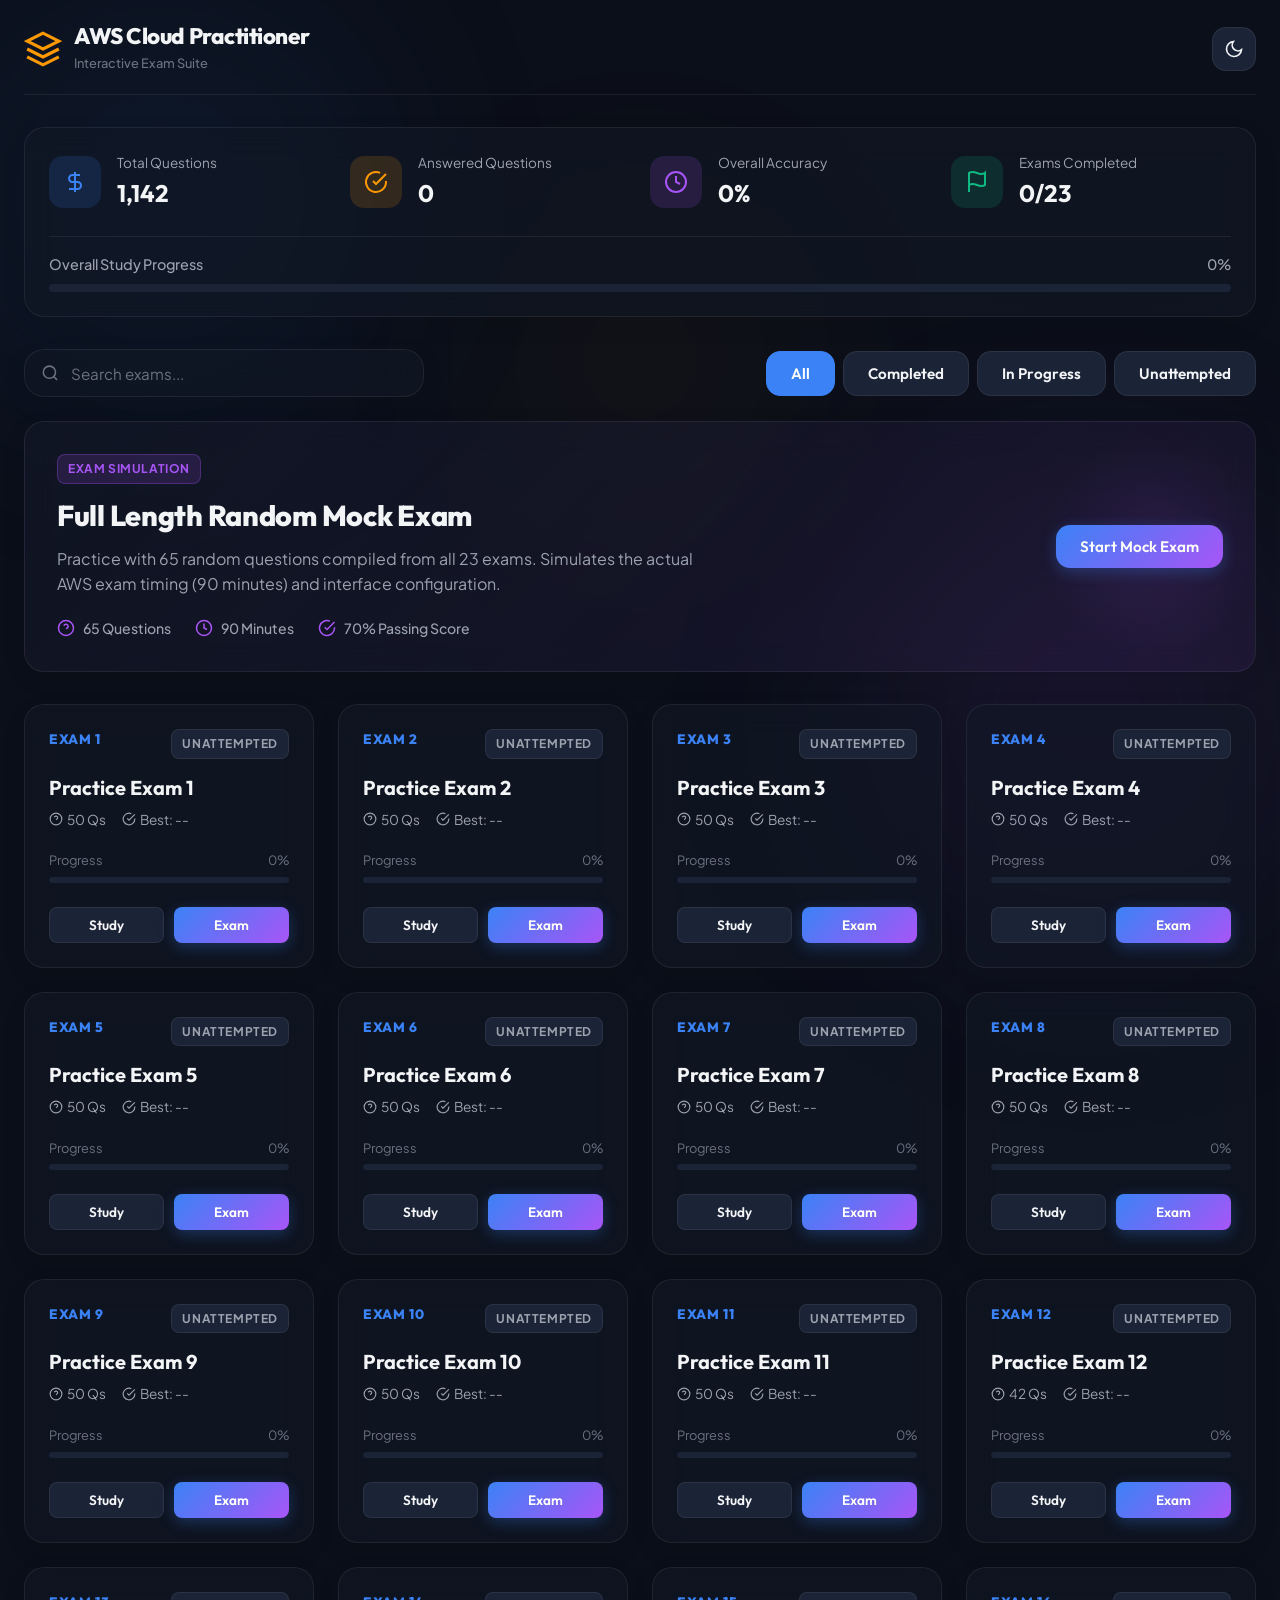
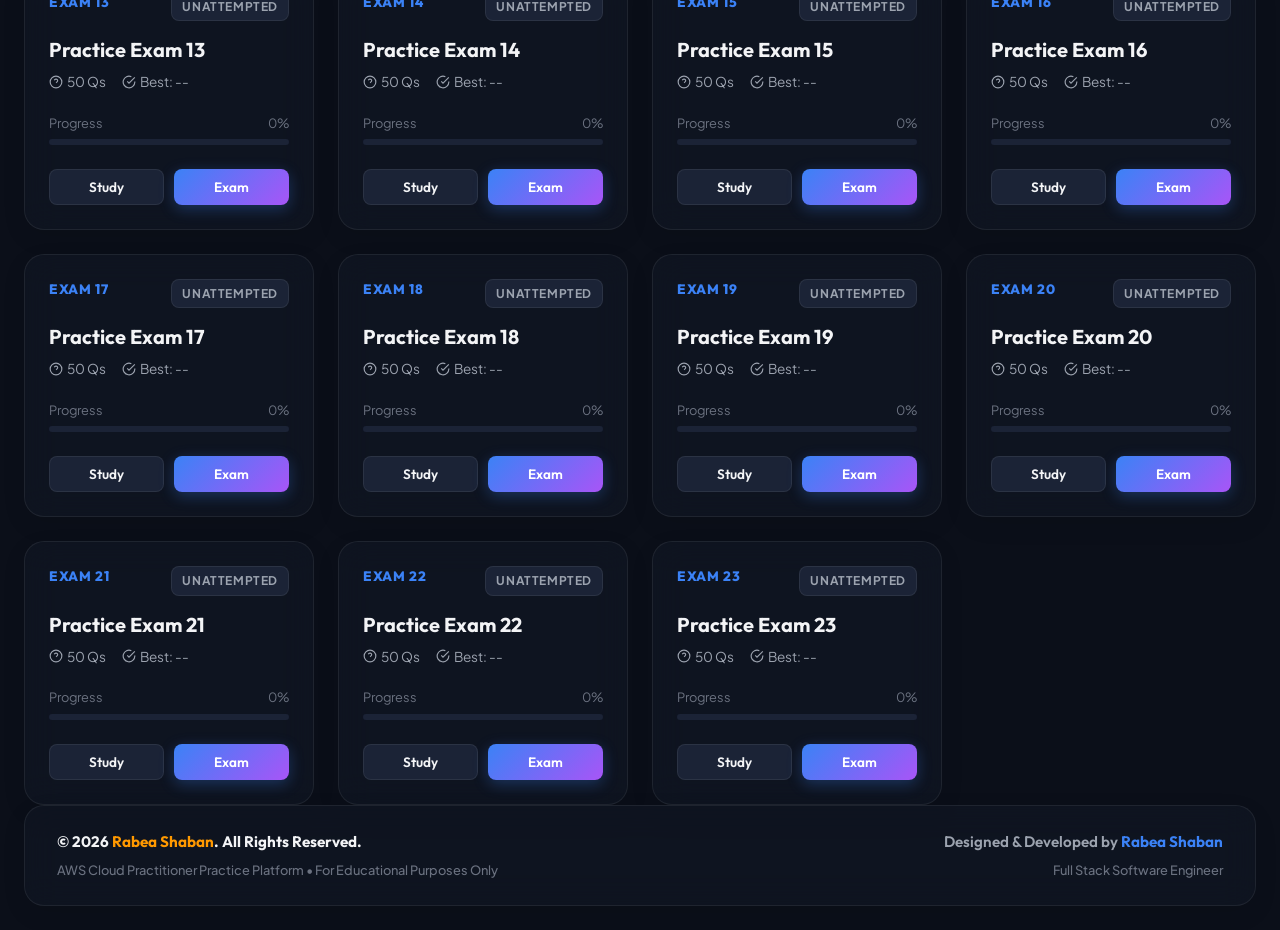
<file: index.html>
<!DOCTYPE html>
<html lang="en">
<head>
  <meta charset="UTF-8">
  <meta name="viewport" content="width=device-width, initial-scale=1.0">
  <title>AWS Cloud Practitioner Interactive Practice Exams</title>
  <link rel="preconnect" href="https://fonts.googleapis.com">
  <link rel="preconnect" href="https://fonts.gstatic.com" crossorigin>
  <link href="https://fonts.googleapis.com/css2?family=Plus+Jakarta+Sans:wght@300;400;500;600;700;800&family=Outfit:wght@300;400;500;600;700;800&display=swap" rel="stylesheet">
  <link rel="stylesheet" href="style.css">
</head>
<body class="dark-theme">
  <!-- Dynamic Gradient Background Effects -->
  <div class="bg-glow bg-glow-1"></div>
  <div class="bg-glow bg-glow-2"></div>
  <div class="bg-glow bg-glow-3"></div>

  <!-- Main Container -->
  <div class="app-container">
    
    <!-- HEADER -->
    <header class="app-header">
      <div class="header-logo" id="header-logo-btn">
        <svg class="logo-icon" viewBox="0 0 24 24" fill="none" stroke="currentColor" stroke-width="2">
          <path d="M12 2L2 7l10 5 10-5-10-5zM2 17l10 5 10-5M2 12l10 5 10-5"/>
        </svg>
        <div class="logo-text">
          <h1>AWS Cloud Practitioner</h1>
          <span>Interactive Exam Suite</span>
        </div>
      </div>

      <div class="header-controls">
        <button id="theme-toggle" class="btn-icon" aria-label="Toggle Theme">
          <svg class="sun-icon" viewBox="0 0 24 24" fill="none" stroke="currentColor" stroke-width="2">
            <circle cx="12" cy="12" r="5"></circle>
            <line x1="12" y1="1" x2="12" y2="3"></line>
            <line x1="12" y1="21" x2="12" y2="23"></line>
            <line x1="4.22" y1="4.22" x2="5.64" y2="5.64"></line>
            <line x1="18.36" y1="18.36" x2="19.78" y2="19.78"></line>
            <line x1="1" y1="12" x2="3" y2="12"></line>
            <line x1="21" y1="12" x2="23" y2="12"></line>
            <line x1="4.22" y1="19.78" x2="5.64" y2="18.36"></line>
            <line x1="18.36" y1="5.64" x2="19.78" y2="4.22"></line>
          </svg>
          <svg class="moon-icon" viewBox="0 0 24 24" fill="none" stroke="currentColor" stroke-width="2">
            <path d="M21 12.79A9 9 0 1 1 11.21 3 7 7 0 0 0 21 12.79z"></path>
          </svg>
        </button>
      </div>
    </header>

    <!-- DASHBOARD VIEW -->
    <main id="dashboard-view" class="view-panel active">
      <!-- Global Progress & Stats -->
      <section class="stats-overview glass-panel">
        <div class="stats-grid">
          <div class="stat-card">
            <div class="stat-icon-wrapper blue">
              <svg viewBox="0 0 24 24" fill="none" stroke="currentColor" stroke-width="2">
                <path d="M12 2v20M17 5H9.5a3.5 3.5 0 0 0 0 7h5a3.5 3.5 0 0 1 0 7H6"/>
              </svg>
            </div>
            <div class="stat-info">
              <span class="stat-label">Total Questions</span>
              <span class="stat-value" id="global-total-questions">1,142</span>
            </div>
          </div>

          <div class="stat-card">
            <div class="stat-icon-wrapper orange">
              <svg viewBox="0 0 24 24" fill="none" stroke="currentColor" stroke-width="2">
                <path d="M22 11.08V12a10 10 0 1 1-5.93-9.14"></path>
                <polyline points="22 4 12 14.01 9 11.01"></polyline>
              </svg>
            </div>
            <div class="stat-info">
              <span class="stat-label">Answered Questions</span>
              <span class="stat-value" id="global-answered-questions">0</span>
            </div>
          </div>

          <div class="stat-card">
            <div class="stat-icon-wrapper purple">
              <svg viewBox="0 0 24 24" fill="none" stroke="currentColor" stroke-width="2">
                <circle cx="12" cy="12" r="10"></circle>
                <polyline points="12 6 12 12 16 14"></polyline>
              </svg>
            </div>
            <div class="stat-info">
              <span class="stat-label">Overall Accuracy</span>
              <span class="stat-value" id="global-accuracy">0%</span>
            </div>
          </div>

          <div class="stat-card">
            <div class="stat-icon-wrapper green">
              <svg viewBox="0 0 24 24" fill="none" stroke="currentColor" stroke-width="2">
                <path d="M4 15s1-1 4-1 5 2 8 2 4-1 4-1V3s-1 1-4 1-5-2-8-2-4 1-4 1z"></path>
                <line x1="4" y1="22" x2="4" y2="15"></line>
              </svg>
            </div>
            <div class="stat-info">
              <span class="stat-label">Exams Completed</span>
              <span class="stat-value" id="global-completed-exams">0/23</span>
            </div>
          </div>
        </div>

        <div class="progress-bar-container">
          <div class="progress-info">
            <span>Overall Study Progress</span>
            <span id="global-progress-percent">0%</span>
          </div>
          <div class="progress-track">
            <div class="progress-fill" id="global-progress-fill" style="width: 0%"></div>
          </div>
        </div>
      </section>

      <!-- Search & Filter Controls -->
      <section class="dashboard-controls">
        <div class="search-box glass-panel">
          <svg class="search-icon" viewBox="0 0 24 24" fill="none" stroke="currentColor" stroke-width="2">
            <circle cx="11" cy="11" r="8"></circle>
            <line x1="21" y1="21" x2="16.65" y2="16.65"></line>
          </svg>
          <input type="text" id="exam-search" placeholder="Search exams...">
        </div>
        <div class="filter-actions">
          <button class="btn btn-secondary active" data-filter="all">All</button>
          <button class="btn btn-secondary" data-filter="completed">Completed</button>
          <button class="btn btn-secondary" data-filter="in-progress">In Progress</button>
          <button class="btn btn-secondary" data-filter="unattempted">Unattempted</button>
        </div>
      </section>

      <!-- Mock Exam / Custom Exam Panel -->
      <section class="mock-exam-banner glass-panel">
        <div class="mock-content">
          <span class="badge badge-accent">EXAM SIMULATION</span>
          <h2>Full Length Random Mock Exam</h2>
          <p>Practice with 65 random questions compiled from all 23 exams. Simulates the actual AWS exam timing (90 minutes) and interface configuration.</p>
          <div class="mock-details">
            <div class="detail-item">
              <svg viewBox="0 0 24 24" fill="none" stroke="currentColor" stroke-width="2">
                <circle cx="12" cy="12" r="10"></circle>
                <path d="M9.09 9a3 3 0 0 1 5.83 1c0 2-3 3-3 3"></path>
                <line x1="12" y1="17" x2="12.01" y2="17"></line>
              </svg>
              <span>65 Questions</span>
            </div>
            <div class="detail-item">
              <svg viewBox="0 0 24 24" fill="none" stroke="currentColor" stroke-width="2">
                <circle cx="12" cy="12" r="10"></circle>
                <polyline points="12 6 12 12 16 14"></polyline>
              </svg>
              <span>90 Minutes</span>
            </div>
            <div class="detail-item">
              <svg viewBox="0 0 24 24" fill="none" stroke="currentColor" stroke-width="2">
                <path d="M22 11.08V12a10 10 0 1 1-5.93-9.14"></path>
                <polyline points="22 4 12 14.01 9 11.01"></polyline>
              </svg>
              <span>70% Passing Score</span>
            </div>
          </div>
        </div>
        <div class="mock-actions">
          <button class="btn btn-primary btn-glow" id="start-mock-btn">Start Mock Exam</button>
        </div>
      </section>

      <!-- Exam Cards Grid -->
      <section class="exams-grid" id="exams-grid-container">
        <!-- Injected via JavaScript -->
      </section>
    </main>

    <!-- EXAM WORKSPACE VIEW -->
    <main id="exam-view" class="view-panel">
      <div class="workspace-layout">
        
        <!-- Sidebar Navigation -->
        <aside class="workspace-sidebar glass-panel">
          <div class="sidebar-header">
            <h3>Questions</h3>
            <span class="progress-fraction" id="nav-progress-fraction">1 / 50</span>
          </div>
          <div class="nav-bubbles-container" id="nav-bubbles-grid">
            <!-- Bubbles injected via JavaScript -->
          </div>
          <div class="sidebar-legend">
            <div class="legend-item"><span class="bullet legend-unattempted"></span> Unattempted</div>
            <div class="legend-item"><span class="bullet legend-current"></span> Current</div>
            <div class="legend-item"><span class="bullet legend-answered"></span> Answered</div>
            <div class="legend-item"><span class="bullet legend-flagged"></span> Flagged</div>
          </div>
        </aside>

        <!-- Main Workspace Panel -->
        <section class="workspace-main">
          <!-- Top Panel Control -->
          <div class="workspace-header glass-panel">
            <div class="header-left">
              <button class="btn btn-secondary btn-icon-text" id="exit-exam-btn">
                <svg viewBox="0 0 24 24" fill="none" stroke="currentColor" stroke-width="2">
                  <path d="M19 12H5M12 19l-7-7 7-7"/>
                </svg>
                <span>Dashboard</span>
              </button>
              <h2 id="active-exam-title">Practice Exam 1</h2>
              <span class="badge" id="active-mode-badge">Study Mode</span>
            </div>
            
            <div class="header-right">
              <div class="timer-box" id="exam-timer-box">
                <svg viewBox="0 0 24 24" fill="none" stroke="currentColor" stroke-width="2" class="timer-icon">
                  <circle cx="12" cy="12" r="10"></circle>
                  <polyline points="12 6 12 12 16 14"></polyline>
                </svg>
                <span id="exam-timer">--:--</span>
              </div>
              <button class="btn btn-accent" id="submit-exam-btn">Submit Exam</button>
            </div>
          </div>

          <!-- Question Card -->
          <div class="question-container" id="question-card">
            <!-- Question Content injected via JavaScript -->
          </div>

          <!-- Bottom Control Bar -->
          <div class="workspace-footer glass-panel">
            <div class="footer-left">
              <button class="btn btn-secondary btn-icon-text" id="prev-btn">
                <svg viewBox="0 0 24 24" fill="none" stroke="currentColor" stroke-width="2">
                  <polyline points="15 18 9 12 15 6"></polyline>
                </svg>
                <span>Previous</span>
              </button>
              <button class="btn btn-secondary btn-icon-text" id="flag-btn">
                <svg viewBox="0 0 24 24" fill="none" stroke="currentColor" stroke-width="2" class="flag-icon">
                  <path d="M4 15s1-1 4-1 5 2 8 2 4-1 4-1V3s-1 1-4 1-5-2-8-2-4 1-4 1z"></path>
                  <line x1="4" y1="22" x2="4" y2="15"></line>
                </svg>
                <span>Flag for Review</span>
              </button>
            </div>

            <div class="footer-center">
              <button class="btn btn-primary" id="study-check-btn">Submit / إرسال</button>
            </div>

            <div class="footer-right">
              <button class="btn btn-secondary btn-icon-text" id="next-btn">
                <span>Next</span>
                <svg viewBox="0 0 24 24" fill="none" stroke="currentColor" stroke-width="2">
                  <polyline points="9 18 15 12 9 6"></polyline>
                </svg>
              </button>
            </div>
          </div>
        </section>

      </div>
    </main>

    <!-- RESULTS VIEW -->
    <main id="results-view" class="view-panel">
      <div class="results-layout">
        
        <!-- Score Dashboard -->
        <section class="results-dashboard glass-panel">
          <div class="score-circle-wrapper">
            <svg class="progress-ring" viewBox="0 0 160 160">
              <circle class="progress-ring-circle-bg" cx="80" cy="80" r="70" stroke-width="12"></circle>
              <circle class="progress-ring-circle-fill" id="results-score-ring" cx="80" cy="80" r="70" stroke-width="12"></circle>
            </svg>
            <div class="score-circle-text">
              <span id="results-percentage">0%</span>
              <span class="score-label">Score</span>
            </div>
          </div>

          <div class="result-verdict" id="results-verdict">
            Passed
          </div>

          <div class="results-stats-grid">
            <div class="r-stat-item">
              <span class="r-stat-val" id="results-correct">0</span>
              <span class="r-stat-lbl">Correct</span>
            </div>
            <div class="r-stat-item">
              <span class="r-stat-val" id="results-incorrect">0</span>
              <span class="r-stat-lbl">Incorrect</span>
            </div>
            <div class="r-stat-item">
              <span class="r-stat-val" id="results-skipped">0</span>
              <span class="r-stat-lbl">Skipped</span>
            </div>
            <div class="r-stat-item">
              <span class="r-stat-val" id="results-time">00:00</span>
              <span class="r-stat-lbl">Time Taken</span>
            </div>
          </div>

          <div class="results-actions">
            <button class="btn btn-primary" id="retry-exam-btn">Retry Exam</button>
            <button class="btn btn-secondary" id="results-dashboard-btn">Back to Dashboard</button>
          </div>
        </section>

        <!-- Detailed Review List -->
        <section class="results-review glass-panel">
          <div class="review-header">
            <h3>Detailed Review</h3>
            <div class="review-filters">
              <button class="btn btn-secondary btn-sm active" data-review-filter="all">All</button>
              <button class="btn btn-secondary btn-sm" data-review-filter="correct">Correct</button>
              <button class="btn btn-secondary btn-sm" data-review-filter="incorrect">Incorrect</button>
              <button class="btn btn-secondary btn-sm" data-review-filter="flagged">Flagged</button>
            </div>
          </div>

          <div class="review-list" id="results-review-list">
            <!-- Review items injected via JavaScript -->
          </div>
        </section>

      </div>
    </main>

    <!-- FOOTER -->
    <footer class="app-footer glass-panel">
      <div class="footer-content">
        <div class="footer-left">
          <p class="footer-copyright">&copy; 2026 <span>Rabea Shaban</span>. All Rights Reserved.</p>
          <p class="footer-purpose">AWS Cloud Practitioner Practice Platform &bull; For Educational Purposes Only</p>
        </div>
        <div class="footer-right">
          <p class="footer-dev">Designed & Developed by <span class="highlight">Rabea Shaban</span></p>
          <p class="footer-role">Full Stack Software Engineer</p>
        </div>
      </div>
    </footer>

  </div>

  <!-- Exit Confirmation Modal -->
  <div class="modal-overlay" id="exit-modal">
    <div class="modal-content glass-panel">
      <h3>Exit Active Exam?</h3>
      <p>Are you sure you want to exit? In <strong>Exam Mode</strong>, your current progress will be lost. In <strong>Study Mode</strong>, your answers are saved.</p>
      <div class="modal-buttons">
        <button class="btn btn-secondary" id="exit-cancel-btn">Cancel</button>
        <button class="btn btn-accent" id="exit-confirm-btn">Yes, Exit</button>
      </div>
    </div>
  </div>

  <!-- Scripts -->
  <script src="exams_data.js"></script>
  <script src="app.js"></script>
</body>
</html>
</file>
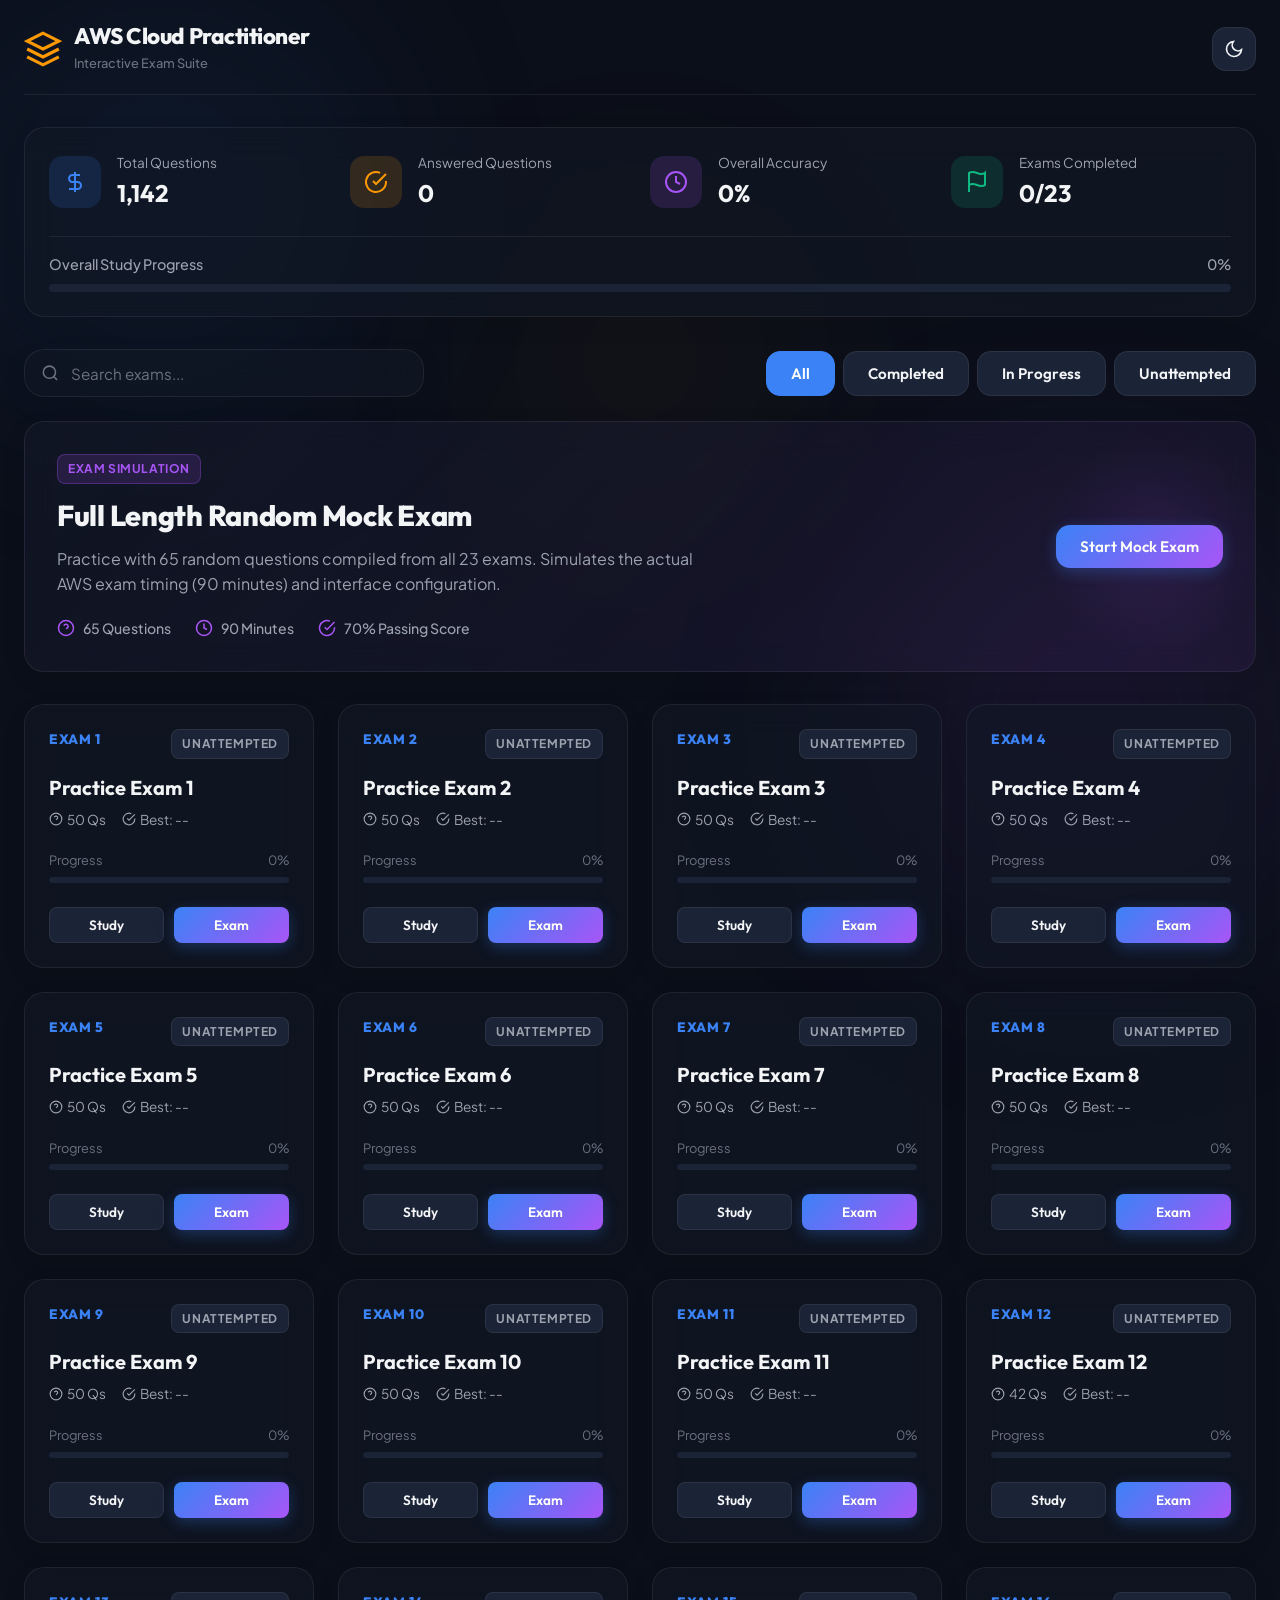
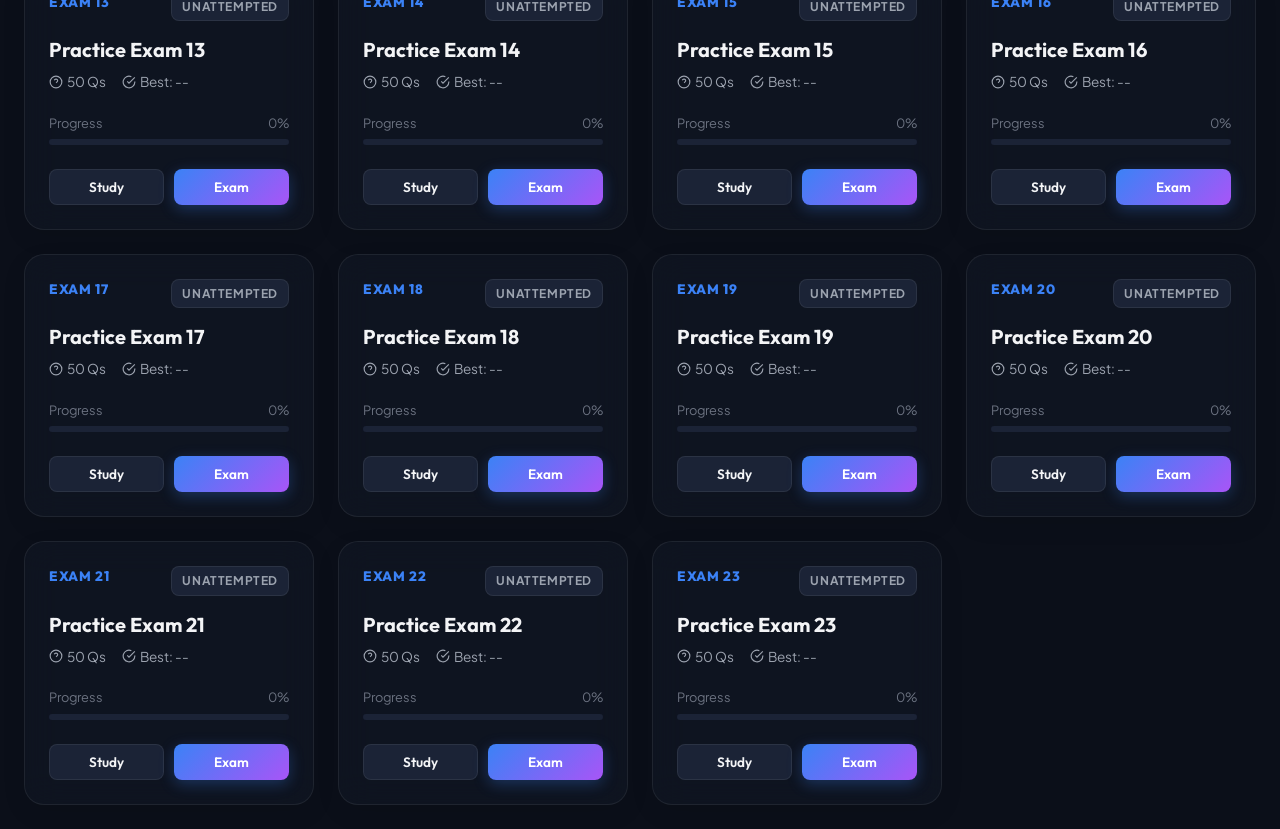
<file: interactive-app/index.html>
<!DOCTYPE html>
<html lang="en">
<head>
  <meta charset="UTF-8">
  <meta name="viewport" content="width=device-width, initial-scale=1.0">
  <title>AWS Cloud Practitioner Interactive Practice Exams</title>
  <link rel="preconnect" href="https://fonts.googleapis.com">
  <link rel="preconnect" href="https://fonts.gstatic.com" crossorigin>
  <link href="https://fonts.googleapis.com/css2?family=Plus+Jakarta+Sans:wght@300;400;500;600;700;800&family=Outfit:wght@300;400;500;600;700;800&display=swap" rel="stylesheet">
  <link rel="stylesheet" href="style.css">
</head>
<body class="dark-theme">
  <!-- Dynamic Gradient Background Effects -->
  <div class="bg-glow bg-glow-1"></div>
  <div class="bg-glow bg-glow-2"></div>
  <div class="bg-glow bg-glow-3"></div>

  <!-- Main Container -->
  <div class="app-container">
    
    <!-- HEADER -->
    <header class="app-header">
      <div class="header-logo" id="header-logo-btn">
        <svg class="logo-icon" viewBox="0 0 24 24" fill="none" stroke="currentColor" stroke-width="2">
          <path d="M12 2L2 7l10 5 10-5-10-5zM2 17l10 5 10-5M2 12l10 5 10-5"/>
        </svg>
        <div class="logo-text">
          <h1>AWS Cloud Practitioner</h1>
          <span>Interactive Exam Suite</span>
        </div>
      </div>

      <div class="header-controls">
        <button id="theme-toggle" class="btn-icon" aria-label="Toggle Theme">
          <svg class="sun-icon" viewBox="0 0 24 24" fill="none" stroke="currentColor" stroke-width="2">
            <circle cx="12" cy="12" r="5"></circle>
            <line x1="12" y1="1" x2="12" y2="3"></line>
            <line x1="12" y1="21" x2="12" y2="23"></line>
            <line x1="4.22" y1="4.22" x2="5.64" y2="5.64"></line>
            <line x1="18.36" y1="18.36" x2="19.78" y2="19.78"></line>
            <line x1="1" y1="12" x2="3" y2="12"></line>
            <line x1="21" y1="12" x2="23" y2="12"></line>
            <line x1="4.22" y1="19.78" x2="5.64" y2="18.36"></line>
            <line x1="18.36" y1="5.64" x2="19.78" y2="4.22"></line>
          </svg>
          <svg class="moon-icon" viewBox="0 0 24 24" fill="none" stroke="currentColor" stroke-width="2">
            <path d="M21 12.79A9 9 0 1 1 11.21 3 7 7 0 0 0 21 12.79z"></path>
          </svg>
        </button>
      </div>
    </header>

    <!-- DASHBOARD VIEW -->
    <main id="dashboard-view" class="view-panel active">
      <!-- Global Progress & Stats -->
      <section class="stats-overview glass-panel">
        <div class="stats-grid">
          <div class="stat-card">
            <div class="stat-icon-wrapper blue">
              <svg viewBox="0 0 24 24" fill="none" stroke="currentColor" stroke-width="2">
                <path d="M12 2v20M17 5H9.5a3.5 3.5 0 0 0 0 7h5a3.5 3.5 0 0 1 0 7H6"/>
              </svg>
            </div>
            <div class="stat-info">
              <span class="stat-label">Total Questions</span>
              <span class="stat-value" id="global-total-questions">1,142</span>
            </div>
          </div>

          <div class="stat-card">
            <div class="stat-icon-wrapper orange">
              <svg viewBox="0 0 24 24" fill="none" stroke="currentColor" stroke-width="2">
                <path d="M22 11.08V12a10 10 0 1 1-5.93-9.14"></path>
                <polyline points="22 4 12 14.01 9 11.01"></polyline>
              </svg>
            </div>
            <div class="stat-info">
              <span class="stat-label">Answered Questions</span>
              <span class="stat-value" id="global-answered-questions">0</span>
            </div>
          </div>

          <div class="stat-card">
            <div class="stat-icon-wrapper purple">
              <svg viewBox="0 0 24 24" fill="none" stroke="currentColor" stroke-width="2">
                <circle cx="12" cy="12" r="10"></circle>
                <polyline points="12 6 12 12 16 14"></polyline>
              </svg>
            </div>
            <div class="stat-info">
              <span class="stat-label">Overall Accuracy</span>
              <span class="stat-value" id="global-accuracy">0%</span>
            </div>
          </div>

          <div class="stat-card">
            <div class="stat-icon-wrapper green">
              <svg viewBox="0 0 24 24" fill="none" stroke="currentColor" stroke-width="2">
                <path d="M4 15s1-1 4-1 5 2 8 2 4-1 4-1V3s-1 1-4 1-5-2-8-2-4 1-4 1z"></path>
                <line x1="4" y1="22" x2="4" y2="15"></line>
              </svg>
            </div>
            <div class="stat-info">
              <span class="stat-label">Exams Completed</span>
              <span class="stat-value" id="global-completed-exams">0/23</span>
            </div>
          </div>
        </div>

        <div class="progress-bar-container">
          <div class="progress-info">
            <span>Overall Study Progress</span>
            <span id="global-progress-percent">0%</span>
          </div>
          <div class="progress-track">
            <div class="progress-fill" id="global-progress-fill" style="width: 0%"></div>
          </div>
        </div>
      </section>

      <!-- Search & Filter Controls -->
      <section class="dashboard-controls">
        <div class="search-box glass-panel">
          <svg class="search-icon" viewBox="0 0 24 24" fill="none" stroke="currentColor" stroke-width="2">
            <circle cx="11" cy="11" r="8"></circle>
            <line x1="21" y1="21" x2="16.65" y2="16.65"></line>
          </svg>
          <input type="text" id="exam-search" placeholder="Search exams...">
        </div>
        <div class="filter-actions">
          <button class="btn btn-secondary active" data-filter="all">All</button>
          <button class="btn btn-secondary" data-filter="completed">Completed</button>
          <button class="btn btn-secondary" data-filter="in-progress">In Progress</button>
          <button class="btn btn-secondary" data-filter="unattempted">Unattempted</button>
        </div>
      </section>

      <!-- Mock Exam / Custom Exam Panel -->
      <section class="mock-exam-banner glass-panel">
        <div class="mock-content">
          <span class="badge badge-accent">EXAM SIMULATION</span>
          <h2>Full Length Random Mock Exam</h2>
          <p>Practice with 65 random questions compiled from all 23 exams. Simulates the actual AWS exam timing (90 minutes) and interface configuration.</p>
          <div class="mock-details">
            <div class="detail-item">
              <svg viewBox="0 0 24 24" fill="none" stroke="currentColor" stroke-width="2">
                <circle cx="12" cy="12" r="10"></circle>
                <path d="M9.09 9a3 3 0 0 1 5.83 1c0 2-3 3-3 3"></path>
                <line x1="12" y1="17" x2="12.01" y2="17"></line>
              </svg>
              <span>65 Questions</span>
            </div>
            <div class="detail-item">
              <svg viewBox="0 0 24 24" fill="none" stroke="currentColor" stroke-width="2">
                <circle cx="12" cy="12" r="10"></circle>
                <polyline points="12 6 12 12 16 14"></polyline>
              </svg>
              <span>90 Minutes</span>
            </div>
            <div class="detail-item">
              <svg viewBox="0 0 24 24" fill="none" stroke="currentColor" stroke-width="2">
                <path d="M22 11.08V12a10 10 0 1 1-5.93-9.14"></path>
                <polyline points="22 4 12 14.01 9 11.01"></polyline>
              </svg>
              <span>70% Passing Score</span>
            </div>
          </div>
        </div>
        <div class="mock-actions">
          <button class="btn btn-primary btn-glow" id="start-mock-btn">Start Mock Exam</button>
        </div>
      </section>

      <!-- Exam Cards Grid -->
      <section class="exams-grid" id="exams-grid-container">
        <!-- Injected via JavaScript -->
      </section>
    </main>

    <!-- EXAM WORKSPACE VIEW -->
    <main id="exam-view" class="view-panel">
      <div class="workspace-layout">
        
        <!-- Sidebar Navigation -->
        <aside class="workspace-sidebar glass-panel">
          <div class="sidebar-header">
            <h3>Questions</h3>
            <span class="progress-fraction" id="nav-progress-fraction">1 / 50</span>
          </div>
          <div class="nav-bubbles-container" id="nav-bubbles-grid">
            <!-- Bubbles injected via JavaScript -->
          </div>
          <div class="sidebar-legend">
            <div class="legend-item"><span class="bullet legend-unattempted"></span> Unattempted</div>
            <div class="legend-item"><span class="bullet legend-current"></span> Current</div>
            <div class="legend-item"><span class="bullet legend-answered"></span> Answered</div>
            <div class="legend-item"><span class="bullet legend-flagged"></span> Flagged</div>
          </div>
        </aside>

        <!-- Main Workspace Panel -->
        <section class="workspace-main">
          <!-- Top Panel Control -->
          <div class="workspace-header glass-panel">
            <div class="header-left">
              <button class="btn btn-secondary btn-icon-text" id="exit-exam-btn">
                <svg viewBox="0 0 24 24" fill="none" stroke="currentColor" stroke-width="2">
                  <path d="M19 12H5M12 19l-7-7 7-7"/>
                </svg>
                <span>Dashboard</span>
              </button>
              <h2 id="active-exam-title">Practice Exam 1</h2>
              <span class="badge" id="active-mode-badge">Study Mode</span>
            </div>
            
            <div class="header-right">
              <div class="timer-box" id="exam-timer-box">
                <svg viewBox="0 0 24 24" fill="none" stroke="currentColor" stroke-width="2" class="timer-icon">
                  <circle cx="12" cy="12" r="10"></circle>
                  <polyline points="12 6 12 12 16 14"></polyline>
                </svg>
                <span id="exam-timer">--:--</span>
              </div>
              <button class="btn btn-accent" id="submit-exam-btn">Submit Exam</button>
            </div>
          </div>

          <!-- Question Card -->
          <div class="question-container" id="question-card">
            <!-- Question Content injected via JavaScript -->
          </div>

          <!-- Bottom Control Bar -->
          <div class="workspace-footer glass-panel">
            <div class="footer-left">
              <button class="btn btn-secondary btn-icon-text" id="prev-btn">
                <svg viewBox="0 0 24 24" fill="none" stroke="currentColor" stroke-width="2">
                  <polyline points="15 18 9 12 15 6"></polyline>
                </svg>
                <span>Previous</span>
              </button>
              <button class="btn btn-secondary btn-icon-text" id="flag-btn">
                <svg viewBox="0 0 24 24" fill="none" stroke="currentColor" stroke-width="2" class="flag-icon">
                  <path d="M4 15s1-1 4-1 5 2 8 2 4-1 4-1V3s-1 1-4 1-5-2-8-2-4 1-4 1z"></path>
                  <line x1="4" y1="22" x2="4" y2="15"></line>
                </svg>
                <span>Flag for Review</span>
              </button>
            </div>

            <div class="footer-center">
              <button class="btn btn-primary" id="study-check-btn">Submit / إرسال</button>
            </div>

            <div class="footer-right">
              <button class="btn btn-secondary btn-icon-text" id="next-btn">
                <span>Next</span>
                <svg viewBox="0 0 24 24" fill="none" stroke="currentColor" stroke-width="2">
                  <polyline points="9 18 15 12 9 6"></polyline>
                </svg>
              </button>
            </div>
          </div>
        </section>

      </div>
    </main>

    <!-- RESULTS VIEW -->
    <main id="results-view" class="view-panel">
      <div class="results-layout">
        
        <!-- Score Dashboard -->
        <section class="results-dashboard glass-panel">
          <div class="score-circle-wrapper">
            <svg class="progress-ring" viewBox="0 0 160 160">
              <circle class="progress-ring-circle-bg" cx="80" cy="80" r="70" stroke-width="12"></circle>
              <circle class="progress-ring-circle-fill" id="results-score-ring" cx="80" cy="80" r="70" stroke-width="12"></circle>
            </svg>
            <div class="score-circle-text">
              <span id="results-percentage">0%</span>
              <span class="score-label">Score</span>
            </div>
          </div>

          <div class="result-verdict" id="results-verdict">
            Passed
          </div>

          <div class="results-stats-grid">
            <div class="r-stat-item">
              <span class="r-stat-val" id="results-correct">0</span>
              <span class="r-stat-lbl">Correct</span>
            </div>
            <div class="r-stat-item">
              <span class="r-stat-val" id="results-incorrect">0</span>
              <span class="r-stat-lbl">Incorrect</span>
            </div>
            <div class="r-stat-item">
              <span class="r-stat-val" id="results-skipped">0</span>
              <span class="r-stat-lbl">Skipped</span>
            </div>
            <div class="r-stat-item">
              <span class="r-stat-val" id="results-time">00:00</span>
              <span class="r-stat-lbl">Time Taken</span>
            </div>
          </div>

          <div class="results-actions">
            <button class="btn btn-primary" id="retry-exam-btn">Retry Exam</button>
            <button class="btn btn-secondary" id="results-dashboard-btn">Back to Dashboard</button>
          </div>
        </section>

        <!-- Detailed Review List -->
        <section class="results-review glass-panel">
          <div class="review-header">
            <h3>Detailed Review</h3>
            <div class="review-filters">
              <button class="btn btn-secondary btn-sm active" data-review-filter="all">All</button>
              <button class="btn btn-secondary btn-sm" data-review-filter="correct">Correct</button>
              <button class="btn btn-secondary btn-sm" data-review-filter="incorrect">Incorrect</button>
              <button class="btn btn-secondary btn-sm" data-review-filter="flagged">Flagged</button>
            </div>
          </div>

          <div class="review-list" id="results-review-list">
            <!-- Review items injected via JavaScript -->
          </div>
        </section>

      </div>
    </main>

  </div>

  <!-- Exit Confirmation Modal -->
  <div class="modal-overlay" id="exit-modal">
    <div class="modal-content glass-panel">
      <h3>Exit Active Exam?</h3>
      <p>Are you sure you want to exit? In <strong>Exam Mode</strong>, your current progress will be lost. In <strong>Study Mode</strong>, your answers are saved.</p>
      <div class="modal-buttons">
        <button class="btn btn-secondary" id="exit-cancel-btn">Cancel</button>
        <button class="btn btn-accent" id="exit-confirm-btn">Yes, Exit</button>
      </div>
    </div>
  </div>

  <!-- Scripts -->
  <script src="exams_data.js"></script>
  <script src="app.js"></script>
</body>
</html>
</file>
<file: style.css>
/* ==========================================================================
   CSS Custom Variables & Theme definitions
   ========================================================================== */
:root {
  /* Fonts */
  --font-title: 'Outfit', 'Plus Jakarta Sans', sans-serif;
  --font-body: 'Plus Jakarta Sans', system-ui, sans-serif;

  /* Transitions */
  --transition-fast: 0.2s cubic-bezier(0.4, 0, 0.2, 1);
  --transition-normal: 0.3s cubic-bezier(0.4, 0, 0.2, 1);
  --transition-slow: 0.5s cubic-bezier(0.4, 0, 0.2, 1);

  /* Radius */
  --radius-sm: 8px;
  --radius-md: 14px;
  --radius-lg: 20px;
  --radius-xl: 30px;
  --radius-round: 50%;

  /* Shadow */
  --shadow-sm: 0 2px 8px rgba(0, 0, 0, 0.05);
  --shadow-md: 0 8px 24px rgba(0, 0, 0, 0.08);
  --shadow-lg: 0 16px 40px rgba(0, 0, 0, 0.12);
}

/* Dark Theme (Default) */
.dark-theme {
  --bg-primary: #0b0f19;
  --bg-secondary: #121826;
  --bg-tertiary: #1b2336;
  
  --text-primary: #f3f4f6;
  --text-secondary: #9ca3af;
  --text-muted: #6b7280;

  --accent-color: #3b82f6;
  --accent-color-rgb: 59, 130, 246;
  --accent-glow: rgba(59, 130, 246, 0.15);
  
  --accent-secondary: #a855f7;
  --accent-secondary-rgb: 168, 85, 247;
  
  --accent-orange: #ff9900; /* AWS Orange */
  
  --color-correct: #10b981;
  --color-correct-bg: rgba(16, 185, 129, 0.15);
  --color-incorrect: #ef4444;
  --color-incorrect-bg: rgba(239, 68, 68, 0.15);
  --color-flagged: #f59e0b;
  --color-flagged-bg: rgba(245, 158, 11, 0.15);

  --card-bg: rgba(18, 24, 38, 0.6);
  --card-bg-rgb: 18, 24, 38;
  --border-color: rgba(255, 255, 255, 0.07);
  --border-rgb: 255, 255, 255;
  
  --glass-blur: 16px;
}

/* Light Theme */
.light-theme {
  --bg-primary: #f5f7fb;
  --bg-secondary: #ffffff;
  --bg-tertiary: #eef2f6;
  
  --text-primary: #1f2937;
  --text-secondary: #4b5563;
  --text-muted: #9ca3af;

  --accent-color: #2563eb;
  --accent-color-rgb: 37, 99, 235;
  --accent-glow: rgba(37, 99, 235, 0.1);
  
  --accent-secondary: #7c3aed;
  --accent-secondary-rgb: 124, 58, 237;

  --accent-orange: #e47911;
  
  --color-correct: #059669;
  --color-correct-bg: rgba(5, 150, 105, 0.1);
  --color-incorrect: #dc2626;
  --color-incorrect-bg: rgba(220, 38, 38, 0.1);
  --color-flagged: #d97706;
  --color-flagged-bg: rgba(217, 119, 6, 0.1);

  --card-bg: rgba(255, 255, 255, 0.7);
  --card-bg-rgb: 255, 255, 255;
  --border-color: rgba(0, 0, 0, 0.07);
  --border-rgb: 0, 0, 0;
  
  --glass-blur: 12px;
}

/* ==========================================================================
   Reset & Base Styles
   ========================================================================== */
* {
  margin: 0;
  padding: 0;
  box-sizing: border-box;
}

body {
  font-family: var(--font-body);
  background-color: var(--bg-primary);
  color: var(--text-primary);
  line-height: 1.6;
  overflow-x: hidden;
  transition: background-color var(--transition-normal), color var(--transition-normal);
  min-height: 100vh;
}

button, input, select, textarea {
  font-family: inherit;
  color: inherit;
}

/* Background Glow Effects */
.bg-glow {
  position: fixed;
  border-radius: var(--radius-round);
  filter: blur(120px);
  z-index: -1;
  opacity: 0.12;
  pointer-events: none;
  transition: opacity var(--transition-slow);
}

.dark-theme .bg-glow {
  opacity: 0.18;
}

.bg-glow-1 {
  width: 45vw;
  height: 45vw;
  top: -10%;
  left: -10%;
  background: radial-gradient(circle, rgba(var(--accent-color-rgb), 0.8) 0%, rgba(0,0,0,0) 70%);
}

.bg-glow-2 {
  width: 50vw;
  height: 50vw;
  bottom: -15%;
  right: -10%;
  background: radial-gradient(circle, rgba(var(--accent-secondary-rgb), 0.8) 0%, rgba(0,0,0,0) 70%);
}

.bg-glow-3 {
  width: 35vw;
  height: 35vw;
  top: 40%;
  left: 50%;
  transform: translate(-50%, -50%);
  background: radial-gradient(circle, rgba(255, 153, 0, 0.4) 0%, rgba(0,0,0,0) 70%);
}

/* Scrollbar Styles */
::-webkit-scrollbar {
  width: 8px;
  height: 8px;
}

::-webkit-scrollbar-track {
  background: var(--bg-primary);
}

::-webkit-scrollbar-thumb {
  background: var(--text-muted);
  border-radius: var(--radius-sm);
}

::-webkit-scrollbar-thumb:hover {
  background: var(--text-secondary);
}

/* Glassmorphism Panel Helper */
.glass-panel {
  background: var(--card-bg);
  backdrop-filter: blur(var(--glass-blur));
  -webkit-backdrop-filter: blur(var(--glass-blur));
  border: 1px solid var(--border-color);
  border-radius: var(--radius-lg);
  box-shadow: var(--shadow-md);
  transition: transform var(--transition-normal), box-shadow var(--transition-normal), background var(--transition-normal), border var(--transition-normal);
}

/* ==========================================================================
   UI Components: Buttons, Badges, Modals
   ========================================================================== */
.btn {
  display: inline-flex;
  align-items: center;
  justify-content: center;
  padding: 12px 24px;
  font-family: var(--font-title);
  font-weight: 600;
  font-size: 0.95rem;
  border-radius: var(--radius-md);
  border: 1px solid transparent;
  cursor: pointer;
  transition: all var(--transition-fast);
  gap: 8px;
  text-decoration: none;
  user-select: none;
}

.btn-sm {
  padding: 8px 16px;
  font-size: 0.85rem;
  border-radius: var(--radius-sm);
}

.btn-primary {
  background: linear-gradient(135deg, var(--accent-color) 0%, var(--accent-secondary) 100%);
  color: #ffffff;
  border: none;
  box-shadow: 0 4px 15px rgba(var(--accent-color-rgb), 0.3);
}

.btn-primary:hover {
  transform: translateY(-2px);
  box-shadow: 0 8px 25px rgba(var(--accent-color-rgb), 0.45);
}

.btn-primary:active {
  transform: translateY(0);
}

.btn-secondary {
  background-color: var(--bg-tertiary);
  color: var(--text-primary);
  border: 1px solid var(--border-color);
}

.btn-secondary:hover {
  background-color: rgba(var(--border-rgb), 0.05);
  border-color: var(--text-secondary);
}

.btn:disabled {
  opacity: 0.5;
  cursor: not-allowed;
  transform: none !important;
  box-shadow: none !important;
  pointer-events: none;
}

.btn-accent {
  background-color: var(--accent-orange);
  color: #ffffff;
}

.btn-accent:hover {
  background-color: #e08800;
  transform: translateY(-1px);
}

.btn-glow {
  position: relative;
}
.btn-glow::after {
  content: '';
  position: absolute;
  top: -2px; left: -2px; right: -2px; bottom: -2px;
  background: inherit;
  border-radius: inherit;
  z-index: -1;
  filter: blur(8px);
  opacity: 0;
  transition: opacity var(--transition-fast);
}
.btn-glow:hover::after {
  opacity: 0.6;
}

.btn-icon {
  width: 44px;
  height: 44px;
  border-radius: var(--radius-md);
  background-color: var(--bg-tertiary);
  border: 1px solid var(--border-color);
  color: var(--text-primary);
  cursor: pointer;
  display: flex;
  align-items: center;
  justify-content: center;
  transition: all var(--transition-fast);
}
.btn-icon:hover {
  background-color: rgba(var(--border-rgb), 0.05);
  border-color: var(--text-secondary);
  transform: translateY(-1px);
}
.btn-icon svg {
  width: 20px;
  height: 20px;
}

.btn-icon-text svg {
  width: 18px;
  height: 18px;
}

.badge {
  display: inline-flex;
  align-items: center;
  padding: 4px 10px;
  font-size: 0.75rem;
  font-weight: 700;
  border-radius: var(--radius-sm);
  text-transform: uppercase;
  letter-spacing: 0.05em;
  background-color: var(--bg-tertiary);
  color: var(--text-secondary);
  border: 1px solid var(--border-color);
}

.badge-accent {
  background-color: rgba(var(--accent-secondary-rgb), 0.15);
  color: var(--accent-secondary);
  border-color: rgba(var(--accent-secondary-rgb), 0.3);
}

.badge-success {
  background-color: var(--color-correct-bg);
  color: var(--color-correct);
  border-color: rgba(16, 185, 129, 0.3);
}

/* ==========================================================================
   Layout Containers
   ========================================================================== */
.app-container {
  max-width: 1300px;
  margin: 0 auto;
  padding: 24px;
  min-height: 100vh;
  display: flex;
  flex-direction: column;
}

.app-header {
  display: flex;
  align-items: center;
  justify-content: space-between;
  margin-bottom: 32px;
  padding-bottom: 20px;
  border-bottom: 1px solid var(--border-color);
}

.header-logo {
  display: flex;
  align-items: center;
  gap: 12px;
  cursor: pointer;
}

.logo-icon {
  width: 38px;
  height: 38px;
  color: var(--accent-orange);
}

.logo-text h1 {
  font-family: var(--font-title);
  font-size: 1.4rem;
  font-weight: 800;
  line-height: 1.1;
  letter-spacing: -0.02em;
}

.logo-text span {
  font-size: 0.8rem;
  color: var(--text-muted);
  font-weight: 500;
}

.header-controls {
  display: flex;
  align-items: center;
  gap: 12px;
}

/* Theme Toggle Button Icon Controls */
.sun-icon { display: none; }
.moon-icon { display: block; }
.light-theme .sun-icon { display: block; }
.light-theme .moon-icon { display: none; }

/* View Management (Panels swapping) */
.view-panel {
  display: none;
  opacity: 0;
  transform: translateY(15px);
  transition: opacity var(--transition-normal), transform var(--transition-normal);
}

.view-panel.active {
  display: block;
  opacity: 1;
  transform: translateY(0);
}

/* ==========================================================================
   DASHBOARD VIEW
   ========================================================================== */
/* Stats Grid Overview */
.stats-overview {
  padding: 24px;
  margin-bottom: 32px;
}

.stats-grid {
  display: grid;
  grid-template-columns: repeat(auto-fit, minmax(220px, 1fr));
  gap: 20px;
  margin-bottom: 24px;
}

.stat-card {
  display: flex;
  align-items: center;
  gap: 16px;
}

.stat-icon-wrapper {
  width: 52px;
  height: 52px;
  border-radius: var(--radius-md);
  display: flex;
  align-items: center;
  justify-content: center;
}

.stat-icon-wrapper svg {
  width: 24px;
  height: 24px;
}

.stat-icon-wrapper.blue {
  background-color: rgba(59, 130, 246, 0.15);
  color: #3b82f6;
}

.stat-icon-wrapper.orange {
  background-color: rgba(255, 153, 0, 0.15);
  color: var(--accent-orange);
}

.stat-icon-wrapper.purple {
  background-color: rgba(168, 85, 247, 0.15);
  color: #a855f7;
}

.stat-icon-wrapper.green {
  background-color: rgba(16, 185, 129, 0.15);
  color: #10b981;
}

.stat-info {
  display: flex;
  flex-direction: column;
}

.stat-label {
  font-size: 0.85rem;
  color: var(--text-secondary);
}

.stat-value {
  font-family: var(--font-title);
  font-size: 1.5rem;
  font-weight: 700;
}

.progress-bar-container {
  margin-top: 12px;
  padding-top: 16px;
  border-top: 1px solid var(--border-color);
}

.progress-info {
  display: flex;
  justify-content: space-between;
  font-size: 0.9rem;
  color: var(--text-secondary);
  margin-bottom: 8px;
  font-weight: 500;
}

.progress-track {
  height: 8px;
  background-color: var(--bg-tertiary);
  border-radius: var(--radius-sm);
  overflow: hidden;
}

.progress-fill {
  height: 100%;
  background: linear-gradient(90deg, var(--accent-color) 0%, var(--accent-secondary) 100%);
  border-radius: var(--radius-sm);
  transition: width var(--transition-normal);
}

/* Dashboard Controls (Search & Filter) */
.dashboard-controls {
  display: flex;
  align-items: center;
  justify-content: space-between;
  gap: 16px;
  margin-bottom: 24px;
  flex-wrap: wrap;
}

.search-box {
  display: flex;
  align-items: center;
  padding: 0 16px;
  height: 48px;
  width: 100%;
  max-width: 400px;
}

.search-icon {
  width: 20px;
  height: 20px;
  color: var(--text-muted);
  margin-right: 12px;
}

.search-box input {
  background: none;
  border: none;
  outline: none;
  color: var(--text-primary);
  font-family: var(--font-body);
  font-size: 0.95rem;
  width: 100%;
}

.search-box input::placeholder {
  color: var(--text-muted);
}

.filter-actions {
  display: flex;
  gap: 8px;
}

.filter-actions .btn.active {
  background-color: var(--accent-color);
  color: #ffffff;
  border-color: var(--accent-color);
}

/* Mock Exam Banner */
.mock-exam-banner {
  padding: 32px;
  margin-bottom: 32px;
  display: flex;
  align-items: center;
  justify-content: space-between;
  gap: 32px;
  background: linear-gradient(135deg, rgba(var(--card-bg-rgb), 0.7) 0%, rgba(var(--accent-secondary-rgb), 0.08) 100%);
  position: relative;
  overflow: hidden;
}

.mock-exam-banner::before {
  content: '';
  position: absolute;
  top: 0; right: 0;
  width: 200px; height: 100%;
  background: radial-gradient(circle, rgba(var(--accent-secondary-rgb), 0.1) 0%, rgba(0,0,0,0) 70%);
  pointer-events: none;
}

.mock-content h2 {
  font-family: var(--font-title);
  font-size: 1.8rem;
  font-weight: 800;
  margin: 8px 0;
  letter-spacing: -0.01em;
}

.mock-content p {
  color: var(--text-secondary);
  max-width: 650px;
  margin-bottom: 20px;
}

.mock-details {
  display: flex;
  gap: 24px;
  flex-wrap: wrap;
}

.detail-item {
  display: flex;
  align-items: center;
  gap: 8px;
  font-size: 0.88rem;
  color: var(--text-secondary);
  font-weight: 500;
}

.detail-item svg {
  width: 18px;
  height: 18px;
  color: var(--accent-secondary);
}

/* Exams Cards Grid */
.exams-grid {
  display: grid;
  grid-template-columns: repeat(auto-fill, minmax(280px, 1fr));
  gap: 24px;
}

.exam-card {
  padding: 24px;
  display: flex;
  flex-direction: column;
  height: 100%;
}

.exam-card:hover {
  transform: translateY(-5px);
  box-shadow: var(--shadow-lg);
  border-color: rgba(var(--accent-color-rgb), 0.3);
}

.exam-card-header {
  display: flex;
  justify-content: space-between;
  align-items: flex-start;
  margin-bottom: 16px;
}

.exam-number {
  font-family: var(--font-title);
  font-size: 0.85rem;
  font-weight: 800;
  color: var(--accent-color);
  letter-spacing: 0.05em;
  text-transform: uppercase;
}

.exam-card h3 {
  font-family: var(--font-title);
  font-size: 1.25rem;
  font-weight: 700;
  margin-bottom: 8px;
  line-height: 1.3;
}

.exam-card-stats {
  font-size: 0.85rem;
  color: var(--text-secondary);
  margin-bottom: 20px;
  display: flex;
  gap: 16px;
}

.exam-card-stats span {
  display: flex;
  align-items: center;
  gap: 4px;
}

.exam-card-progress {
  margin-bottom: 24px;
  margin-top: auto;
}

.exam-progress-text {
  display: flex;
  justify-content: space-between;
  font-size: 0.8rem;
  color: var(--text-muted);
  margin-bottom: 6px;
}

.exam-card-actions {
  display: grid;
  grid-template-columns: 1fr 1fr;
  gap: 10px;
}

/* ==========================================================================
   EXAM WORKSPACE VIEW
   ========================================================================== */
.workspace-layout {
  display: grid;
  grid-template-columns: 280px 1fr;
  gap: 24px;
  align-items: start;
}

/* Sidebar Questions Navigation */
.workspace-sidebar {
  padding: 20px;
  max-height: calc(100vh - 120px);
  position: sticky;
  top: 24px;
  display: flex;
  flex-direction: column;
}

.sidebar-header {
  display: flex;
  justify-content: space-between;
  align-items: center;
  margin-bottom: 16px;
  padding-bottom: 12px;
  border-bottom: 1px solid var(--border-color);
}

.sidebar-header h3 {
  font-family: var(--font-title);
  font-size: 1.05rem;
  font-weight: 700;
}

.progress-fraction {
  font-size: 0.85rem;
  color: var(--text-secondary);
  font-weight: 600;
}

.nav-bubbles-container {
  display: grid;
  grid-template-columns: repeat(5, 1fr);
  gap: 8px;
  overflow-y: auto;
  padding-right: 4px;
  flex-grow: 1;
  max-height: 400px;
}

.q-bubble {
  aspect-ratio: 1;
  border-radius: var(--radius-sm);
  background-color: var(--bg-tertiary);
  border: 1px solid var(--border-color);
  color: var(--text-secondary);
  display: flex;
  align-items: center;
  justify-content: center;
  font-family: var(--font-title);
  font-size: 0.85rem;
  font-weight: 600;
  cursor: pointer;
  transition: all var(--transition-fast);
  user-select: none;
}

.q-bubble:hover {
  background-color: rgba(var(--border-rgb), 0.08);
  color: var(--text-primary);
  border-color: var(--text-secondary);
}

.q-bubble.current {
  background-color: var(--accent-color);
  color: #ffffff;
  border-color: var(--accent-color);
  box-shadow: 0 0 10px rgba(var(--accent-color-rgb), 0.4);
}

.q-bubble.answered {
  background-color: rgba(var(--accent-color-rgb), 0.15);
  color: var(--accent-color);
  border-color: rgba(var(--accent-color-rgb), 0.3);
}

.q-bubble.flagged {
  border-color: var(--color-flagged);
  background-color: var(--color-flagged-bg);
  color: var(--color-flagged);
}

/* Mixed states */
.q-bubble.answered.flagged {
  background: linear-gradient(135deg, rgba(var(--accent-color-rgb), 0.15) 0%, var(--color-flagged-bg) 100%);
  border-color: var(--color-flagged);
}

.sidebar-legend {
  margin-top: 16px;
  padding-top: 16px;
  border-top: 1px solid var(--border-color);
  display: grid;
  grid-template-columns: 1fr 1fr;
  gap: 8px;
  font-size: 0.75rem;
  color: var(--text-secondary);
}

.legend-item {
  display: flex;
  align-items: center;
  gap: 6px;
}

.bullet {
  width: 8px;
  height: 8px;
  border-radius: var(--radius-sm);
  display: inline-block;
}

.legend-unattempted { background-color: var(--bg-tertiary); border: 1px solid var(--border-color); }
.legend-current { background-color: var(--accent-color); }
.legend-answered { background-color: rgba(var(--accent-color-rgb), 0.3); }
.legend-flagged { background-color: var(--color-flagged); }

/* Main Workspace */
.workspace-main {
  display: flex;
  flex-direction: column;
  gap: 20px;
}

.workspace-header {
  padding: 16px 24px;
  display: flex;
  align-items: center;
  justify-content: space-between;
  flex-wrap: wrap;
  gap: 16px;
}

.header-left {
  display: flex;
  align-items: center;
  gap: 16px;
}

.header-left h2 {
  font-family: var(--font-title);
  font-size: 1.3rem;
  font-weight: 700;
}

.header-right {
  display: flex;
  align-items: center;
  gap: 16px;
}

.timer-box {
  display: flex;
  align-items: center;
  gap: 8px;
  font-family: var(--font-title);
  font-weight: 700;
  font-size: 1.1rem;
  padding: 8px 16px;
  background-color: var(--bg-tertiary);
  border: 1px solid var(--border-color);
  border-radius: var(--radius-md);
}

.timer-icon {
  width: 18px;
  height: 18px;
  color: var(--accent-color);
}

.timer-icon.warning {
  color: var(--color-incorrect);
  animation: pulse 1s infinite alternate;
}

@keyframes pulse {
  0% { transform: scale(1); }
  100% { transform: scale(1.1); }
}

/* Question Container & Choices */
.question-container {
  padding: 32px;
  background: var(--card-bg);
  backdrop-filter: blur(var(--glass-blur));
  -webkit-backdrop-filter: blur(var(--glass-blur));
  border: 1px solid var(--border-color);
  border-radius: var(--radius-lg);
  box-shadow: var(--shadow-md);
  display: flex;
  flex-direction: column;
  gap: 24px;
  min-height: 380px;
}

.q-text {
  font-size: 1.15rem;
  font-weight: 600;
  white-space: pre-line;
  line-height: 1.5;
}

.choices-list {
  display: flex;
  flex-direction: column;
  gap: 12px;
}

.choice-item {
  display: flex;
  align-items: center;
  padding: 16px 20px;
  background-color: var(--bg-tertiary);
  border: 1px solid var(--border-color);
  border-radius: var(--radius-md);
  cursor: pointer;
  transition: all var(--transition-fast);
  text-align: left;
  user-select: none;
  font-family: var(--font-body);
  font-size: 0.95rem;
  gap: 16px;
  color: var(--text-primary);
}

.choice-item:hover {
  background-color: rgba(var(--border-rgb), 0.03);
  border-color: var(--text-secondary);
}

.choice-letter {
  width: 32px;
  height: 32px;
  border-radius: var(--radius-sm);
  background-color: var(--bg-primary);
  border: 1px solid var(--border-color);
  display: flex;
  align-items: center;
  justify-content: center;
  font-family: var(--font-title);
  font-weight: 700;
  font-size: 0.9rem;
  color: var(--text-secondary);
  transition: all var(--transition-fast);
  flex-shrink: 0;
}

.choice-item:hover .choice-letter {
  border-color: var(--text-secondary);
  color: var(--text-primary);
}

.choice-item.selected {
  border-color: var(--accent-color);
  background-color: rgba(var(--accent-color-rgb), 0.05);
}

.choice-item.selected .choice-letter {
  background-color: var(--accent-color);
  color: #ffffff;
  border-color: var(--accent-color);
}

/* Feedback/Explanation Styles (Study Mode & Review) */
.feedback-box {
  padding: 20px;
  border-radius: var(--radius-md);
  margin-top: 12px;
  animation: slideDown 0.3s cubic-bezier(0.4, 0, 0.2, 1) forwards;
}

@keyframes slideDown {
  0% { opacity: 0; transform: translateY(-10px); }
  100% { opacity: 1; transform: translateY(0); }
}

.feedback-box.correct {
  background-color: var(--color-correct-bg);
  border: 1px solid rgba(16, 185, 129, 0.2);
}

.feedback-box.incorrect {
  background-color: var(--color-incorrect-bg);
  border: 1px solid rgba(239, 68, 68, 0.2);
}

.feedback-header {
  display: flex;
  align-items: center;
  gap: 8px;
  font-family: var(--font-title);
  font-weight: 700;
  font-size: 1.05rem;
  margin-bottom: 8px;
}

.feedback-box.correct .feedback-header { color: var(--color-correct); }
.feedback-box.incorrect .feedback-header { color: var(--color-incorrect); }

.feedback-body {
  font-size: 0.92rem;
  color: var(--text-primary);
}

.feedback-body a {
  color: var(--accent-color);
  text-decoration: none;
  font-weight: 600;
  word-break: break-all;
}
.feedback-body a:hover {
  text-decoration: underline;
}

/* Study mode checked options colors */
.choice-item.correct-answer {
  border-color: var(--color-correct);
  background-color: rgba(16, 185, 129, 0.06);
}
.choice-item.correct-answer .choice-letter {
  background-color: var(--color-correct);
  color: #ffffff;
  border-color: var(--color-correct);
}

.choice-item.incorrect-selection {
  border-color: var(--color-incorrect);
  background-color: rgba(239, 68, 68, 0.06);
}
.choice-item.incorrect-selection .choice-letter {
  background-color: var(--color-incorrect);
  color: #ffffff;
  border-color: var(--color-incorrect);
}

/* Workspace Footer */
.workspace-footer {
  padding: 16px 24px;
  display: flex;
  align-items: center;
  justify-content: space-between;
}

.footer-left, .footer-right {
  display: flex;
  gap: 12px;
}

.flag-icon.flagged {
  fill: var(--color-flagged);
  color: var(--color-flagged);
}

/* ==========================================================================
   RESULTS VIEW
   ========================================================================== */
.results-layout {
  display: grid;
  grid-template-columns: 360px 1fr;
  gap: 24px;
  align-items: start;
}

.results-dashboard {
  padding: 32px 24px;
  display: flex;
  flex-direction: column;
  align-items: center;
  text-align: center;
}

.score-circle-wrapper {
  position: relative;
  width: 160px;
  height: 160px;
  margin-bottom: 20px;
}

.progress-ring {
  transform: rotate(-90deg);
}

.progress-ring-circle-bg {
  fill: none;
  stroke: var(--bg-tertiary);
}

.progress-ring-circle-fill {
  fill: none;
  stroke: url(#scoreGradient); /* Defined programmatically or falls back to var */
  stroke-linecap: round;
  stroke-dasharray: 439.8; /* 2 * PI * r (r=70) */
  stroke-dashoffset: 439.8;
  transition: stroke-dashoffset 1.5s cubic-bezier(0.4, 0, 0.2, 1);
}

.score-circle-text {
  position: absolute;
  top: 50%; left: 50%;
  transform: translate(-50%, -50%);
  display: flex;
  flex-direction: column;
  align-items: center;
}

#results-percentage {
  font-family: var(--font-title);
  font-size: 2.2rem;
  font-weight: 800;
  line-height: 1;
}

.score-label {
  font-size: 0.8rem;
  color: var(--text-secondary);
  text-transform: uppercase;
  letter-spacing: 0.05em;
  font-weight: 600;
  margin-top: 2px;
}

.result-verdict {
  font-family: var(--font-title);
  font-size: 1.6rem;
  font-weight: 800;
  margin-bottom: 24px;
  letter-spacing: -0.01em;
}

.result-verdict.pass { color: var(--color-correct); }
.result-verdict.fail { color: var(--color-incorrect); }

.results-stats-grid {
  display: grid;
  grid-template-columns: 1fr 1fr;
  gap: 16px;
  width: 100%;
  margin-bottom: 32px;
  padding: 20px;
  background-color: var(--bg-primary);
  border-radius: var(--radius-md);
  border: 1px solid var(--border-color);
}

.r-stat-item {
  display: flex;
  flex-direction: column;
}

.r-stat-val {
  font-family: var(--font-title);
  font-size: 1.3rem;
  font-weight: 700;
}

.r-stat-lbl {
  font-size: 0.75rem;
  color: var(--text-secondary);
}

.results-actions {
  display: flex;
  flex-direction: column;
  gap: 12px;
  width: 100%;
}

.results-actions .btn {
  width: 100%;
}

/* Detailed Review Panel */
.results-review {
  padding: 24px;
  max-height: calc(100vh - 120px);
  display: flex;
  flex-direction: column;
}

.review-header {
  display: flex;
  justify-content: space-between;
  align-items: center;
  margin-bottom: 20px;
  padding-bottom: 16px;
  border-bottom: 1px solid var(--border-color);
  flex-wrap: wrap;
  gap: 12px;
}

.review-header h3 {
  font-family: var(--font-title);
  font-size: 1.2rem;
  font-weight: 700;
}

.review-filters {
  display: flex;
  gap: 6px;
}

.review-filters .btn-sm.active {
  background-color: var(--accent-color);
  color: #ffffff;
  border-color: var(--accent-color);
}

.review-list {
  overflow-y: auto;
  display: flex;
  flex-direction: column;
  gap: 20px;
  padding-right: 8px;
  flex-grow: 1;
}

.review-item {
  padding: 20px;
  border-radius: var(--radius-md);
  background-color: var(--bg-tertiary);
  border: 1px solid var(--border-color);
  display: flex;
  flex-direction: column;
  gap: 14px;
}

.review-item-header {
  display: flex;
  justify-content: space-between;
  align-items: flex-start;
  gap: 12px;
}

.review-q-num {
  font-family: var(--font-title);
  font-weight: 700;
  font-size: 0.95rem;
  color: var(--accent-color);
}

.review-badge {
  font-size: 0.7rem;
  font-weight: 700;
  padding: 3px 8px;
  border-radius: 4px;
  text-transform: uppercase;
}

.review-badge.correct { background-color: var(--color-correct-bg); color: var(--color-correct); }
.review-badge.incorrect { background-color: var(--color-incorrect-bg); color: var(--color-incorrect); }
.review-badge.skipped { background-color: rgba(var(--border-rgb), 0.08); color: var(--text-muted); }

.review-choice-summary {
  display: grid;
  grid-template-columns: 1fr 1fr;
  gap: 16px;
  font-size: 0.88rem;
  padding: 12px;
  background-color: var(--bg-primary);
  border-radius: var(--radius-sm);
  border: 1px solid var(--border-color);
}

.choice-summary-col {
  display: flex;
  flex-direction: column;
  gap: 4px;
}

.choice-summary-label {
  font-size: 0.75rem;
  color: var(--text-muted);
  font-weight: 600;
}

.choice-summary-val {
  font-weight: 600;
}

.review-item .feedback-box {
  margin-top: 0;
}

/* ==========================================================================
   Modals & Overlays
   ========================================================================== */
.modal-overlay {
  position: fixed;
  top: 0; left: 0; right: 0; bottom: 0;
  background-color: rgba(0, 0, 0, 0.6);
  backdrop-filter: blur(8px);
  z-index: 100;
  display: flex;
  align-items: center;
  justify-content: center;
  opacity: 0;
  pointer-events: none;
  transition: opacity var(--transition-normal);
}

.modal-overlay.active {
  opacity: 1;
  pointer-events: auto;
}

.modal-content {
  width: 90%;
  max-width: 450px;
  padding: 32px;
  display: flex;
  flex-direction: column;
  gap: 16px;
  transform: scale(0.9);
  transition: transform var(--transition-normal);
}

.modal-overlay.active .modal-content {
  transform: scale(1);
}

.modal-content h3 {
  font-family: var(--font-title);
  font-size: 1.35rem;
  font-weight: 800;
}

.modal-content p {
  color: var(--text-secondary);
  font-size: 0.95rem;
}

.modal-buttons {
  display: grid;
  grid-template-columns: 1fr 1fr;
  gap: 12px;
  margin-top: 8px;
}

/* ==========================================================================
   Responsive Design & Media Queries
   ========================================================================== */
@media (max-width: 1024px) {
  .workspace-layout {
    grid-template-columns: 1fr;
  }
  
  .workspace-sidebar {
    position: static;
    max-height: none;
  }
  
  .nav-bubbles-container {
    grid-template-columns: repeat(10, 1fr);
    max-height: 150px;
  }

  .results-layout {
    grid-template-columns: 1fr;
  }
  
  .results-review {
    max-height: none;
  }
}

@media (max-width: 768px) {
  .app-container {
    padding: 16px;
  }

  .app-header {
    margin-bottom: 24px;
  }

  .mock-exam-banner {
    padding: 24px;
    flex-direction: column;
    align-items: stretch;
    gap: 20px;
  }

  .mock-actions .btn {
    width: 100%;
  }

  .workspace-header {
    padding: 16px;
  }
  
  .question-container {
    padding: 20px;
  }

  .workspace-footer {
    padding: 16px;
    flex-wrap: wrap;
    gap: 12px;
  }

  .footer-center {
    order: -1;
    width: 100%;
  }
  
  .footer-center .btn {
    width: 100%;
  }

  .footer-left, .footer-right {
    width: calc(50% - 6px);
  }
  
  .footer-left .btn, .footer-right .btn {
    width: 100%;
  }
  
  .nav-bubbles-container {
    grid-template-columns: repeat(8, 1fr);
  }
}

@media (max-width: 480px) {
  .nav-bubbles-container {
    grid-template-columns: repeat(6, 1fr);
  }

  .logo-text h1 {
    font-size: 1.1rem;
  }

  .logo-text span {
    font-size: 0.7rem;
  }

  .stat-card {
    gap: 12px;
  }

  .stat-icon-wrapper {
    width: 44px;
    height: 44px;
  }
  
  .stat-icon-wrapper svg {
    width: 20px;
    height: 20px;
  }

  .stat-value {
    font-size: 1.25rem;
  }

  .exam-card-actions {
    grid-template-columns: 1fr;
  }
}

/* ==========================================================================
   Footer Styles
   ========================================================================== */
.app-footer {
  margin-top: 48px;
  padding: 24px 32px;
}

/* If app-container has room, push footer to the bottom */
@media (min-height: 800px) {
  .app-footer {
    margin-top: auto;
  }
}

.footer-content {
  display: flex;
  justify-content: space-between;
  align-items: center;
  gap: 24px;
}

.footer-left, .footer-right {
  display: flex;
  flex-direction: column;
  gap: 6px;
}

.footer-right {
  text-align: right;
}

.footer-copyright {
  font-family: var(--font-title);
  font-size: 0.95rem;
  font-weight: 700;
  color: var(--text-primary);
}

.footer-copyright span {
  color: var(--accent-orange);
}

.footer-purpose {
  font-size: 0.8rem;
  color: var(--text-muted);
  font-weight: 500;
}

.footer-dev {
  font-family: var(--font-title);
  font-size: 0.95rem;
  font-weight: 600;
  color: var(--text-secondary);
}

.footer-dev .highlight {
  color: var(--accent-color);
  font-weight: 700;
}

.footer-role {
  font-size: 0.8rem;
  color: var(--text-muted);
  font-weight: 500;
}

@media (max-width: 768px) {
  .footer-content {
    flex-direction: column;
    text-align: center;
    gap: 16px;
  }
  
  .footer-left, .footer-right {
    text-align: center;
    align-items: center;
  }
}
</file>
<file: interactive-app/style.css>
/* ==========================================================================
   CSS Custom Variables & Theme definitions
   ========================================================================== */
:root {
  /* Fonts */
  --font-title: 'Outfit', 'Plus Jakarta Sans', sans-serif;
  --font-body: 'Plus Jakarta Sans', system-ui, sans-serif;

  /* Transitions */
  --transition-fast: 0.2s cubic-bezier(0.4, 0, 0.2, 1);
  --transition-normal: 0.3s cubic-bezier(0.4, 0, 0.2, 1);
  --transition-slow: 0.5s cubic-bezier(0.4, 0, 0.2, 1);

  /* Radius */
  --radius-sm: 8px;
  --radius-md: 14px;
  --radius-lg: 20px;
  --radius-xl: 30px;
  --radius-round: 50%;

  /* Shadow */
  --shadow-sm: 0 2px 8px rgba(0, 0, 0, 0.05);
  --shadow-md: 0 8px 24px rgba(0, 0, 0, 0.08);
  --shadow-lg: 0 16px 40px rgba(0, 0, 0, 0.12);
}

/* Dark Theme (Default) */
.dark-theme {
  --bg-primary: #0b0f19;
  --bg-secondary: #121826;
  --bg-tertiary: #1b2336;
  
  --text-primary: #f3f4f6;
  --text-secondary: #9ca3af;
  --text-muted: #6b7280;

  --accent-color: #3b82f6;
  --accent-color-rgb: 59, 130, 246;
  --accent-glow: rgba(59, 130, 246, 0.15);
  
  --accent-secondary: #a855f7;
  --accent-secondary-rgb: 168, 85, 247;
  
  --accent-orange: #ff9900; /* AWS Orange */
  
  --color-correct: #10b981;
  --color-correct-bg: rgba(16, 185, 129, 0.15);
  --color-incorrect: #ef4444;
  --color-incorrect-bg: rgba(239, 68, 68, 0.15);
  --color-flagged: #f59e0b;
  --color-flagged-bg: rgba(245, 158, 11, 0.15);

  --card-bg: rgba(18, 24, 38, 0.6);
  --card-bg-rgb: 18, 24, 38;
  --border-color: rgba(255, 255, 255, 0.07);
  --border-rgb: 255, 255, 255;
  
  --glass-blur: 16px;
}

/* Light Theme */
.light-theme {
  --bg-primary: #f5f7fb;
  --bg-secondary: #ffffff;
  --bg-tertiary: #eef2f6;
  
  --text-primary: #1f2937;
  --text-secondary: #4b5563;
  --text-muted: #9ca3af;

  --accent-color: #2563eb;
  --accent-color-rgb: 37, 99, 235;
  --accent-glow: rgba(37, 99, 235, 0.1);
  
  --accent-secondary: #7c3aed;
  --accent-secondary-rgb: 124, 58, 237;

  --accent-orange: #e47911;
  
  --color-correct: #059669;
  --color-correct-bg: rgba(5, 150, 105, 0.1);
  --color-incorrect: #dc2626;
  --color-incorrect-bg: rgba(220, 38, 38, 0.1);
  --color-flagged: #d97706;
  --color-flagged-bg: rgba(217, 119, 6, 0.1);

  --card-bg: rgba(255, 255, 255, 0.7);
  --card-bg-rgb: 255, 255, 255;
  --border-color: rgba(0, 0, 0, 0.07);
  --border-rgb: 0, 0, 0;
  
  --glass-blur: 12px;
}

/* ==========================================================================
   Reset & Base Styles
   ========================================================================== */
* {
  margin: 0;
  padding: 0;
  box-sizing: border-box;
}

body {
  font-family: var(--font-body);
  background-color: var(--bg-primary);
  color: var(--text-primary);
  line-height: 1.6;
  overflow-x: hidden;
  transition: background-color var(--transition-normal), color var(--transition-normal);
  min-height: 100vh;
}

button, input, select, textarea {
  font-family: inherit;
  color: inherit;
}

/* Background Glow Effects */
.bg-glow {
  position: fixed;
  border-radius: var(--radius-round);
  filter: blur(120px);
  z-index: -1;
  opacity: 0.12;
  pointer-events: none;
  transition: opacity var(--transition-slow);
}

.dark-theme .bg-glow {
  opacity: 0.18;
}

.bg-glow-1 {
  width: 45vw;
  height: 45vw;
  top: -10%;
  left: -10%;
  background: radial-gradient(circle, rgba(var(--accent-color-rgb), 0.8) 0%, rgba(0,0,0,0) 70%);
}

.bg-glow-2 {
  width: 50vw;
  height: 50vw;
  bottom: -15%;
  right: -10%;
  background: radial-gradient(circle, rgba(var(--accent-secondary-rgb), 0.8) 0%, rgba(0,0,0,0) 70%);
}

.bg-glow-3 {
  width: 35vw;
  height: 35vw;
  top: 40%;
  left: 50%;
  transform: translate(-50%, -50%);
  background: radial-gradient(circle, rgba(255, 153, 0, 0.4) 0%, rgba(0,0,0,0) 70%);
}

/* Scrollbar Styles */
::-webkit-scrollbar {
  width: 8px;
  height: 8px;
}

::-webkit-scrollbar-track {
  background: var(--bg-primary);
}

::-webkit-scrollbar-thumb {
  background: var(--text-muted);
  border-radius: var(--radius-sm);
}

::-webkit-scrollbar-thumb:hover {
  background: var(--text-secondary);
}

/* Glassmorphism Panel Helper */
.glass-panel {
  background: var(--card-bg);
  backdrop-filter: blur(var(--glass-blur));
  -webkit-backdrop-filter: blur(var(--glass-blur));
  border: 1px solid var(--border-color);
  border-radius: var(--radius-lg);
  box-shadow: var(--shadow-md);
  transition: transform var(--transition-normal), box-shadow var(--transition-normal), background var(--transition-normal), border var(--transition-normal);
}

/* ==========================================================================
   UI Components: Buttons, Badges, Modals
   ========================================================================== */
.btn {
  display: inline-flex;
  align-items: center;
  justify-content: center;
  padding: 12px 24px;
  font-family: var(--font-title);
  font-weight: 600;
  font-size: 0.95rem;
  border-radius: var(--radius-md);
  border: 1px solid transparent;
  cursor: pointer;
  transition: all var(--transition-fast);
  gap: 8px;
  text-decoration: none;
  user-select: none;
}

.btn-sm {
  padding: 8px 16px;
  font-size: 0.85rem;
  border-radius: var(--radius-sm);
}

.btn-primary {
  background: linear-gradient(135deg, var(--accent-color) 0%, var(--accent-secondary) 100%);
  color: #ffffff;
  border: none;
  box-shadow: 0 4px 15px rgba(var(--accent-color-rgb), 0.3);
}

.btn-primary:hover {
  transform: translateY(-2px);
  box-shadow: 0 8px 25px rgba(var(--accent-color-rgb), 0.45);
}

.btn-primary:active {
  transform: translateY(0);
}

.btn-secondary {
  background-color: var(--bg-tertiary);
  color: var(--text-primary);
  border: 1px solid var(--border-color);
}

.btn-secondary:hover {
  background-color: rgba(var(--border-rgb), 0.05);
  border-color: var(--text-secondary);
}

.btn:disabled {
  opacity: 0.5;
  cursor: not-allowed;
  transform: none !important;
  box-shadow: none !important;
  pointer-events: none;
}

.btn-accent {
  background-color: var(--accent-orange);
  color: #ffffff;
}

.btn-accent:hover {
  background-color: #e08800;
  transform: translateY(-1px);
}

.btn-glow {
  position: relative;
}
.btn-glow::after {
  content: '';
  position: absolute;
  top: -2px; left: -2px; right: -2px; bottom: -2px;
  background: inherit;
  border-radius: inherit;
  z-index: -1;
  filter: blur(8px);
  opacity: 0;
  transition: opacity var(--transition-fast);
}
.btn-glow:hover::after {
  opacity: 0.6;
}

.btn-icon {
  width: 44px;
  height: 44px;
  border-radius: var(--radius-md);
  background-color: var(--bg-tertiary);
  border: 1px solid var(--border-color);
  color: var(--text-primary);
  cursor: pointer;
  display: flex;
  align-items: center;
  justify-content: center;
  transition: all var(--transition-fast);
}
.btn-icon:hover {
  background-color: rgba(var(--border-rgb), 0.05);
  border-color: var(--text-secondary);
  transform: translateY(-1px);
}
.btn-icon svg {
  width: 20px;
  height: 20px;
}

.btn-icon-text svg {
  width: 18px;
  height: 18px;
}

.badge {
  display: inline-flex;
  align-items: center;
  padding: 4px 10px;
  font-size: 0.75rem;
  font-weight: 700;
  border-radius: var(--radius-sm);
  text-transform: uppercase;
  letter-spacing: 0.05em;
  background-color: var(--bg-tertiary);
  color: var(--text-secondary);
  border: 1px solid var(--border-color);
}

.badge-accent {
  background-color: rgba(var(--accent-secondary-rgb), 0.15);
  color: var(--accent-secondary);
  border-color: rgba(var(--accent-secondary-rgb), 0.3);
}

.badge-success {
  background-color: var(--color-correct-bg);
  color: var(--color-correct);
  border-color: rgba(16, 185, 129, 0.3);
}

/* ==========================================================================
   Layout Containers
   ========================================================================== */
.app-container {
  max-width: 1300px;
  margin: 0 auto;
  padding: 24px;
  min-height: 100vh;
  display: flex;
  flex-direction: column;
}

.app-header {
  display: flex;
  align-items: center;
  justify-content: space-between;
  margin-bottom: 32px;
  padding-bottom: 20px;
  border-bottom: 1px solid var(--border-color);
}

.header-logo {
  display: flex;
  align-items: center;
  gap: 12px;
  cursor: pointer;
}

.logo-icon {
  width: 38px;
  height: 38px;
  color: var(--accent-orange);
}

.logo-text h1 {
  font-family: var(--font-title);
  font-size: 1.4rem;
  font-weight: 800;
  line-height: 1.1;
  letter-spacing: -0.02em;
}

.logo-text span {
  font-size: 0.8rem;
  color: var(--text-muted);
  font-weight: 500;
}

.header-controls {
  display: flex;
  align-items: center;
  gap: 12px;
}

/* Theme Toggle Button Icon Controls */
.sun-icon { display: none; }
.moon-icon { display: block; }
.light-theme .sun-icon { display: block; }
.light-theme .moon-icon { display: none; }

/* View Management (Panels swapping) */
.view-panel {
  display: none;
  opacity: 0;
  transform: translateY(15px);
  transition: opacity var(--transition-normal), transform var(--transition-normal);
}

.view-panel.active {
  display: block;
  opacity: 1;
  transform: translateY(0);
}

/* ==========================================================================
   DASHBOARD VIEW
   ========================================================================== */
/* Stats Grid Overview */
.stats-overview {
  padding: 24px;
  margin-bottom: 32px;
}

.stats-grid {
  display: grid;
  grid-template-columns: repeat(auto-fit, minmax(220px, 1fr));
  gap: 20px;
  margin-bottom: 24px;
}

.stat-card {
  display: flex;
  align-items: center;
  gap: 16px;
}

.stat-icon-wrapper {
  width: 52px;
  height: 52px;
  border-radius: var(--radius-md);
  display: flex;
  align-items: center;
  justify-content: center;
}

.stat-icon-wrapper svg {
  width: 24px;
  height: 24px;
}

.stat-icon-wrapper.blue {
  background-color: rgba(59, 130, 246, 0.15);
  color: #3b82f6;
}

.stat-icon-wrapper.orange {
  background-color: rgba(255, 153, 0, 0.15);
  color: var(--accent-orange);
}

.stat-icon-wrapper.purple {
  background-color: rgba(168, 85, 247, 0.15);
  color: #a855f7;
}

.stat-icon-wrapper.green {
  background-color: rgba(16, 185, 129, 0.15);
  color: #10b981;
}

.stat-info {
  display: flex;
  flex-direction: column;
}

.stat-label {
  font-size: 0.85rem;
  color: var(--text-secondary);
}

.stat-value {
  font-family: var(--font-title);
  font-size: 1.5rem;
  font-weight: 700;
}

.progress-bar-container {
  margin-top: 12px;
  padding-top: 16px;
  border-top: 1px solid var(--border-color);
}

.progress-info {
  display: flex;
  justify-content: space-between;
  font-size: 0.9rem;
  color: var(--text-secondary);
  margin-bottom: 8px;
  font-weight: 500;
}

.progress-track {
  height: 8px;
  background-color: var(--bg-tertiary);
  border-radius: var(--radius-sm);
  overflow: hidden;
}

.progress-fill {
  height: 100%;
  background: linear-gradient(90deg, var(--accent-color) 0%, var(--accent-secondary) 100%);
  border-radius: var(--radius-sm);
  transition: width var(--transition-normal);
}

/* Dashboard Controls (Search & Filter) */
.dashboard-controls {
  display: flex;
  align-items: center;
  justify-content: space-between;
  gap: 16px;
  margin-bottom: 24px;
  flex-wrap: wrap;
}

.search-box {
  display: flex;
  align-items: center;
  padding: 0 16px;
  height: 48px;
  width: 100%;
  max-width: 400px;
}

.search-icon {
  width: 20px;
  height: 20px;
  color: var(--text-muted);
  margin-right: 12px;
}

.search-box input {
  background: none;
  border: none;
  outline: none;
  color: var(--text-primary);
  font-family: var(--font-body);
  font-size: 0.95rem;
  width: 100%;
}

.search-box input::placeholder {
  color: var(--text-muted);
}

.filter-actions {
  display: flex;
  gap: 8px;
}

.filter-actions .btn.active {
  background-color: var(--accent-color);
  color: #ffffff;
  border-color: var(--accent-color);
}

/* Mock Exam Banner */
.mock-exam-banner {
  padding: 32px;
  margin-bottom: 32px;
  display: flex;
  align-items: center;
  justify-content: space-between;
  gap: 32px;
  background: linear-gradient(135deg, rgba(var(--card-bg-rgb), 0.7) 0%, rgba(var(--accent-secondary-rgb), 0.08) 100%);
  position: relative;
  overflow: hidden;
}

.mock-exam-banner::before {
  content: '';
  position: absolute;
  top: 0; right: 0;
  width: 200px; height: 100%;
  background: radial-gradient(circle, rgba(var(--accent-secondary-rgb), 0.1) 0%, rgba(0,0,0,0) 70%);
  pointer-events: none;
}

.mock-content h2 {
  font-family: var(--font-title);
  font-size: 1.8rem;
  font-weight: 800;
  margin: 8px 0;
  letter-spacing: -0.01em;
}

.mock-content p {
  color: var(--text-secondary);
  max-width: 650px;
  margin-bottom: 20px;
}

.mock-details {
  display: flex;
  gap: 24px;
  flex-wrap: wrap;
}

.detail-item {
  display: flex;
  align-items: center;
  gap: 8px;
  font-size: 0.88rem;
  color: var(--text-secondary);
  font-weight: 500;
}

.detail-item svg {
  width: 18px;
  height: 18px;
  color: var(--accent-secondary);
}

/* Exams Cards Grid */
.exams-grid {
  display: grid;
  grid-template-columns: repeat(auto-fill, minmax(280px, 1fr));
  gap: 24px;
}

.exam-card {
  padding: 24px;
  display: flex;
  flex-direction: column;
  height: 100%;
}

.exam-card:hover {
  transform: translateY(-5px);
  box-shadow: var(--shadow-lg);
  border-color: rgba(var(--accent-color-rgb), 0.3);
}

.exam-card-header {
  display: flex;
  justify-content: space-between;
  align-items: flex-start;
  margin-bottom: 16px;
}

.exam-number {
  font-family: var(--font-title);
  font-size: 0.85rem;
  font-weight: 800;
  color: var(--accent-color);
  letter-spacing: 0.05em;
  text-transform: uppercase;
}

.exam-card h3 {
  font-family: var(--font-title);
  font-size: 1.25rem;
  font-weight: 700;
  margin-bottom: 8px;
  line-height: 1.3;
}

.exam-card-stats {
  font-size: 0.85rem;
  color: var(--text-secondary);
  margin-bottom: 20px;
  display: flex;
  gap: 16px;
}

.exam-card-stats span {
  display: flex;
  align-items: center;
  gap: 4px;
}

.exam-card-progress {
  margin-bottom: 24px;
  margin-top: auto;
}

.exam-progress-text {
  display: flex;
  justify-content: space-between;
  font-size: 0.8rem;
  color: var(--text-muted);
  margin-bottom: 6px;
}

.exam-card-actions {
  display: grid;
  grid-template-columns: 1fr 1fr;
  gap: 10px;
}

/* ==========================================================================
   EXAM WORKSPACE VIEW
   ========================================================================== */
.workspace-layout {
  display: grid;
  grid-template-columns: 280px 1fr;
  gap: 24px;
  align-items: start;
}

/* Sidebar Questions Navigation */
.workspace-sidebar {
  padding: 20px;
  max-height: calc(100vh - 120px);
  position: sticky;
  top: 24px;
  display: flex;
  flex-direction: column;
}

.sidebar-header {
  display: flex;
  justify-content: space-between;
  align-items: center;
  margin-bottom: 16px;
  padding-bottom: 12px;
  border-bottom: 1px solid var(--border-color);
}

.sidebar-header h3 {
  font-family: var(--font-title);
  font-size: 1.05rem;
  font-weight: 700;
}

.progress-fraction {
  font-size: 0.85rem;
  color: var(--text-secondary);
  font-weight: 600;
}

.nav-bubbles-container {
  display: grid;
  grid-template-columns: repeat(5, 1fr);
  gap: 8px;
  overflow-y: auto;
  padding-right: 4px;
  flex-grow: 1;
  max-height: 400px;
}

.q-bubble {
  aspect-ratio: 1;
  border-radius: var(--radius-sm);
  background-color: var(--bg-tertiary);
  border: 1px solid var(--border-color);
  color: var(--text-secondary);
  display: flex;
  align-items: center;
  justify-content: center;
  font-family: var(--font-title);
  font-size: 0.85rem;
  font-weight: 600;
  cursor: pointer;
  transition: all var(--transition-fast);
  user-select: none;
}

.q-bubble:hover {
  background-color: rgba(var(--border-rgb), 0.08);
  color: var(--text-primary);
  border-color: var(--text-secondary);
}

.q-bubble.current {
  background-color: var(--accent-color);
  color: #ffffff;
  border-color: var(--accent-color);
  box-shadow: 0 0 10px rgba(var(--accent-color-rgb), 0.4);
}

.q-bubble.answered {
  background-color: rgba(var(--accent-color-rgb), 0.15);
  color: var(--accent-color);
  border-color: rgba(var(--accent-color-rgb), 0.3);
}

.q-bubble.flagged {
  border-color: var(--color-flagged);
  background-color: var(--color-flagged-bg);
  color: var(--color-flagged);
}

/* Mixed states */
.q-bubble.answered.flagged {
  background: linear-gradient(135deg, rgba(var(--accent-color-rgb), 0.15) 0%, var(--color-flagged-bg) 100%);
  border-color: var(--color-flagged);
}

.sidebar-legend {
  margin-top: 16px;
  padding-top: 16px;
  border-top: 1px solid var(--border-color);
  display: grid;
  grid-template-columns: 1fr 1fr;
  gap: 8px;
  font-size: 0.75rem;
  color: var(--text-secondary);
}

.legend-item {
  display: flex;
  align-items: center;
  gap: 6px;
}

.bullet {
  width: 8px;
  height: 8px;
  border-radius: var(--radius-sm);
  display: inline-block;
}

.legend-unattempted { background-color: var(--bg-tertiary); border: 1px solid var(--border-color); }
.legend-current { background-color: var(--accent-color); }
.legend-answered { background-color: rgba(var(--accent-color-rgb), 0.3); }
.legend-flagged { background-color: var(--color-flagged); }

/* Main Workspace */
.workspace-main {
  display: flex;
  flex-direction: column;
  gap: 20px;
}

.workspace-header {
  padding: 16px 24px;
  display: flex;
  align-items: center;
  justify-content: space-between;
  flex-wrap: wrap;
  gap: 16px;
}

.header-left {
  display: flex;
  align-items: center;
  gap: 16px;
}

.header-left h2 {
  font-family: var(--font-title);
  font-size: 1.3rem;
  font-weight: 700;
}

.header-right {
  display: flex;
  align-items: center;
  gap: 16px;
}

.timer-box {
  display: flex;
  align-items: center;
  gap: 8px;
  font-family: var(--font-title);
  font-weight: 700;
  font-size: 1.1rem;
  padding: 8px 16px;
  background-color: var(--bg-tertiary);
  border: 1px solid var(--border-color);
  border-radius: var(--radius-md);
}

.timer-icon {
  width: 18px;
  height: 18px;
  color: var(--accent-color);
}

.timer-icon.warning {
  color: var(--color-incorrect);
  animation: pulse 1s infinite alternate;
}

@keyframes pulse {
  0% { transform: scale(1); }
  100% { transform: scale(1.1); }
}

/* Question Container & Choices */
.question-container {
  padding: 32px;
  background: var(--card-bg);
  backdrop-filter: blur(var(--glass-blur));
  -webkit-backdrop-filter: blur(var(--glass-blur));
  border: 1px solid var(--border-color);
  border-radius: var(--radius-lg);
  box-shadow: var(--shadow-md);
  display: flex;
  flex-direction: column;
  gap: 24px;
  min-height: 380px;
}

.q-text {
  font-size: 1.15rem;
  font-weight: 600;
  white-space: pre-line;
  line-height: 1.5;
}

.choices-list {
  display: flex;
  flex-direction: column;
  gap: 12px;
}

.choice-item {
  display: flex;
  align-items: center;
  padding: 16px 20px;
  background-color: var(--bg-tertiary);
  border: 1px solid var(--border-color);
  border-radius: var(--radius-md);
  cursor: pointer;
  transition: all var(--transition-fast);
  text-align: left;
  user-select: none;
  font-family: var(--font-body);
  font-size: 0.95rem;
  gap: 16px;
  color: var(--text-primary);
}

.choice-item:hover {
  background-color: rgba(var(--border-rgb), 0.03);
  border-color: var(--text-secondary);
}

.choice-letter {
  width: 32px;
  height: 32px;
  border-radius: var(--radius-sm);
  background-color: var(--bg-primary);
  border: 1px solid var(--border-color);
  display: flex;
  align-items: center;
  justify-content: center;
  font-family: var(--font-title);
  font-weight: 700;
  font-size: 0.9rem;
  color: var(--text-secondary);
  transition: all var(--transition-fast);
  flex-shrink: 0;
}

.choice-item:hover .choice-letter {
  border-color: var(--text-secondary);
  color: var(--text-primary);
}

.choice-item.selected {
  border-color: var(--accent-color);
  background-color: rgba(var(--accent-color-rgb), 0.05);
}

.choice-item.selected .choice-letter {
  background-color: var(--accent-color);
  color: #ffffff;
  border-color: var(--accent-color);
}

/* Feedback/Explanation Styles (Study Mode & Review) */
.feedback-box {
  padding: 20px;
  border-radius: var(--radius-md);
  margin-top: 12px;
  animation: slideDown 0.3s cubic-bezier(0.4, 0, 0.2, 1) forwards;
}

@keyframes slideDown {
  0% { opacity: 0; transform: translateY(-10px); }
  100% { opacity: 1; transform: translateY(0); }
}

.feedback-box.correct {
  background-color: var(--color-correct-bg);
  border: 1px solid rgba(16, 185, 129, 0.2);
}

.feedback-box.incorrect {
  background-color: var(--color-incorrect-bg);
  border: 1px solid rgba(239, 68, 68, 0.2);
}

.feedback-header {
  display: flex;
  align-items: center;
  gap: 8px;
  font-family: var(--font-title);
  font-weight: 700;
  font-size: 1.05rem;
  margin-bottom: 8px;
}

.feedback-box.correct .feedback-header { color: var(--color-correct); }
.feedback-box.incorrect .feedback-header { color: var(--color-incorrect); }

.feedback-body {
  font-size: 0.92rem;
  color: var(--text-primary);
}

.feedback-body a {
  color: var(--accent-color);
  text-decoration: none;
  font-weight: 600;
  word-break: break-all;
}
.feedback-body a:hover {
  text-decoration: underline;
}

/* Study mode checked options colors */
.choice-item.correct-answer {
  border-color: var(--color-correct);
  background-color: rgba(16, 185, 129, 0.06);
}
.choice-item.correct-answer .choice-letter {
  background-color: var(--color-correct);
  color: #ffffff;
  border-color: var(--color-correct);
}

.choice-item.incorrect-selection {
  border-color: var(--color-incorrect);
  background-color: rgba(239, 68, 68, 0.06);
}
.choice-item.incorrect-selection .choice-letter {
  background-color: var(--color-incorrect);
  color: #ffffff;
  border-color: var(--color-incorrect);
}

/* Workspace Footer */
.workspace-footer {
  padding: 16px 24px;
  display: flex;
  align-items: center;
  justify-content: space-between;
}

.footer-left, .footer-right {
  display: flex;
  gap: 12px;
}

.flag-icon.flagged {
  fill: var(--color-flagged);
  color: var(--color-flagged);
}

/* ==========================================================================
   RESULTS VIEW
   ========================================================================== */
.results-layout {
  display: grid;
  grid-template-columns: 360px 1fr;
  gap: 24px;
  align-items: start;
}

.results-dashboard {
  padding: 32px 24px;
  display: flex;
  flex-direction: column;
  align-items: center;
  text-align: center;
}

.score-circle-wrapper {
  position: relative;
  width: 160px;
  height: 160px;
  margin-bottom: 20px;
}

.progress-ring {
  transform: rotate(-90deg);
}

.progress-ring-circle-bg {
  fill: none;
  stroke: var(--bg-tertiary);
}

.progress-ring-circle-fill {
  fill: none;
  stroke: url(#scoreGradient); /* Defined programmatically or falls back to var */
  stroke-linecap: round;
  stroke-dasharray: 439.8; /* 2 * PI * r (r=70) */
  stroke-dashoffset: 439.8;
  transition: stroke-dashoffset 1.5s cubic-bezier(0.4, 0, 0.2, 1);
}

.score-circle-text {
  position: absolute;
  top: 50%; left: 50%;
  transform: translate(-50%, -50%);
  display: flex;
  flex-direction: column;
  align-items: center;
}

#results-percentage {
  font-family: var(--font-title);
  font-size: 2.2rem;
  font-weight: 800;
  line-height: 1;
}

.score-label {
  font-size: 0.8rem;
  color: var(--text-secondary);
  text-transform: uppercase;
  letter-spacing: 0.05em;
  font-weight: 600;
  margin-top: 2px;
}

.result-verdict {
  font-family: var(--font-title);
  font-size: 1.6rem;
  font-weight: 800;
  margin-bottom: 24px;
  letter-spacing: -0.01em;
}

.result-verdict.pass { color: var(--color-correct); }
.result-verdict.fail { color: var(--color-incorrect); }

.results-stats-grid {
  display: grid;
  grid-template-columns: 1fr 1fr;
  gap: 16px;
  width: 100%;
  margin-bottom: 32px;
  padding: 20px;
  background-color: var(--bg-primary);
  border-radius: var(--radius-md);
  border: 1px solid var(--border-color);
}

.r-stat-item {
  display: flex;
  flex-direction: column;
}

.r-stat-val {
  font-family: var(--font-title);
  font-size: 1.3rem;
  font-weight: 700;
}

.r-stat-lbl {
  font-size: 0.75rem;
  color: var(--text-secondary);
}

.results-actions {
  display: flex;
  flex-direction: column;
  gap: 12px;
  width: 100%;
}

.results-actions .btn {
  width: 100%;
}

/* Detailed Review Panel */
.results-review {
  padding: 24px;
  max-height: calc(100vh - 120px);
  display: flex;
  flex-direction: column;
}

.review-header {
  display: flex;
  justify-content: space-between;
  align-items: center;
  margin-bottom: 20px;
  padding-bottom: 16px;
  border-bottom: 1px solid var(--border-color);
  flex-wrap: wrap;
  gap: 12px;
}

.review-header h3 {
  font-family: var(--font-title);
  font-size: 1.2rem;
  font-weight: 700;
}

.review-filters {
  display: flex;
  gap: 6px;
}

.review-filters .btn-sm.active {
  background-color: var(--accent-color);
  color: #ffffff;
  border-color: var(--accent-color);
}

.review-list {
  overflow-y: auto;
  display: flex;
  flex-direction: column;
  gap: 20px;
  padding-right: 8px;
  flex-grow: 1;
}

.review-item {
  padding: 20px;
  border-radius: var(--radius-md);
  background-color: var(--bg-tertiary);
  border: 1px solid var(--border-color);
  display: flex;
  flex-direction: column;
  gap: 14px;
}

.review-item-header {
  display: flex;
  justify-content: space-between;
  align-items: flex-start;
  gap: 12px;
}

.review-q-num {
  font-family: var(--font-title);
  font-weight: 700;
  font-size: 0.95rem;
  color: var(--accent-color);
}

.review-badge {
  font-size: 0.7rem;
  font-weight: 700;
  padding: 3px 8px;
  border-radius: 4px;
  text-transform: uppercase;
}

.review-badge.correct { background-color: var(--color-correct-bg); color: var(--color-correct); }
.review-badge.incorrect { background-color: var(--color-incorrect-bg); color: var(--color-incorrect); }
.review-badge.skipped { background-color: rgba(var(--border-rgb), 0.08); color: var(--text-muted); }

.review-choice-summary {
  display: grid;
  grid-template-columns: 1fr 1fr;
  gap: 16px;
  font-size: 0.88rem;
  padding: 12px;
  background-color: var(--bg-primary);
  border-radius: var(--radius-sm);
  border: 1px solid var(--border-color);
}

.choice-summary-col {
  display: flex;
  flex-direction: column;
  gap: 4px;
}

.choice-summary-label {
  font-size: 0.75rem;
  color: var(--text-muted);
  font-weight: 600;
}

.choice-summary-val {
  font-weight: 600;
}

.review-item .feedback-box {
  margin-top: 0;
}

/* ==========================================================================
   Modals & Overlays
   ========================================================================== */
.modal-overlay {
  position: fixed;
  top: 0; left: 0; right: 0; bottom: 0;
  background-color: rgba(0, 0, 0, 0.6);
  backdrop-filter: blur(8px);
  z-index: 100;
  display: flex;
  align-items: center;
  justify-content: center;
  opacity: 0;
  pointer-events: none;
  transition: opacity var(--transition-normal);
}

.modal-overlay.active {
  opacity: 1;
  pointer-events: auto;
}

.modal-content {
  width: 90%;
  max-width: 450px;
  padding: 32px;
  display: flex;
  flex-direction: column;
  gap: 16px;
  transform: scale(0.9);
  transition: transform var(--transition-normal);
}

.modal-overlay.active .modal-content {
  transform: scale(1);
}

.modal-content h3 {
  font-family: var(--font-title);
  font-size: 1.35rem;
  font-weight: 800;
}

.modal-content p {
  color: var(--text-secondary);
  font-size: 0.95rem;
}

.modal-buttons {
  display: grid;
  grid-template-columns: 1fr 1fr;
  gap: 12px;
  margin-top: 8px;
}

/* ==========================================================================
   Responsive Design & Media Queries
   ========================================================================== */
@media (max-width: 1024px) {
  .workspace-layout {
    grid-template-columns: 1fr;
  }
  
  .workspace-sidebar {
    position: static;
    max-height: none;
  }
  
  .nav-bubbles-container {
    grid-template-columns: repeat(10, 1fr);
    max-height: 150px;
  }

  .results-layout {
    grid-template-columns: 1fr;
  }
  
  .results-review {
    max-height: none;
  }
}

@media (max-width: 768px) {
  .app-container {
    padding: 16px;
  }

  .app-header {
    margin-bottom: 24px;
  }

  .mock-exam-banner {
    padding: 24px;
    flex-direction: column;
    align-items: stretch;
    gap: 20px;
  }

  .mock-actions .btn {
    width: 100%;
  }

  .workspace-header {
    padding: 16px;
  }
  
  .question-container {
    padding: 20px;
  }

  .workspace-footer {
    padding: 16px;
    flex-wrap: wrap;
    gap: 12px;
  }

  .footer-center {
    order: -1;
    width: 100%;
  }
  
  .footer-center .btn {
    width: 100%;
  }

  .footer-left, .footer-right {
    width: calc(50% - 6px);
  }
  
  .footer-left .btn, .footer-right .btn {
    width: 100%;
  }
  
  .nav-bubbles-container {
    grid-template-columns: repeat(8, 1fr);
  }
}

@media (max-width: 480px) {
  .nav-bubbles-container {
    grid-template-columns: repeat(6, 1fr);
  }

  .logo-text h1 {
    font-size: 1.1rem;
  }

  .logo-text span {
    font-size: 0.7rem;
  }

  .stat-card {
    gap: 12px;
  }

  .stat-icon-wrapper {
    width: 44px;
    height: 44px;
  }
  
  .stat-icon-wrapper svg {
    width: 20px;
    height: 20px;
  }

  .stat-value {
    font-size: 1.25rem;
  }

  .exam-card-actions {
    grid-template-columns: 1fr;
  }
}
</file>
